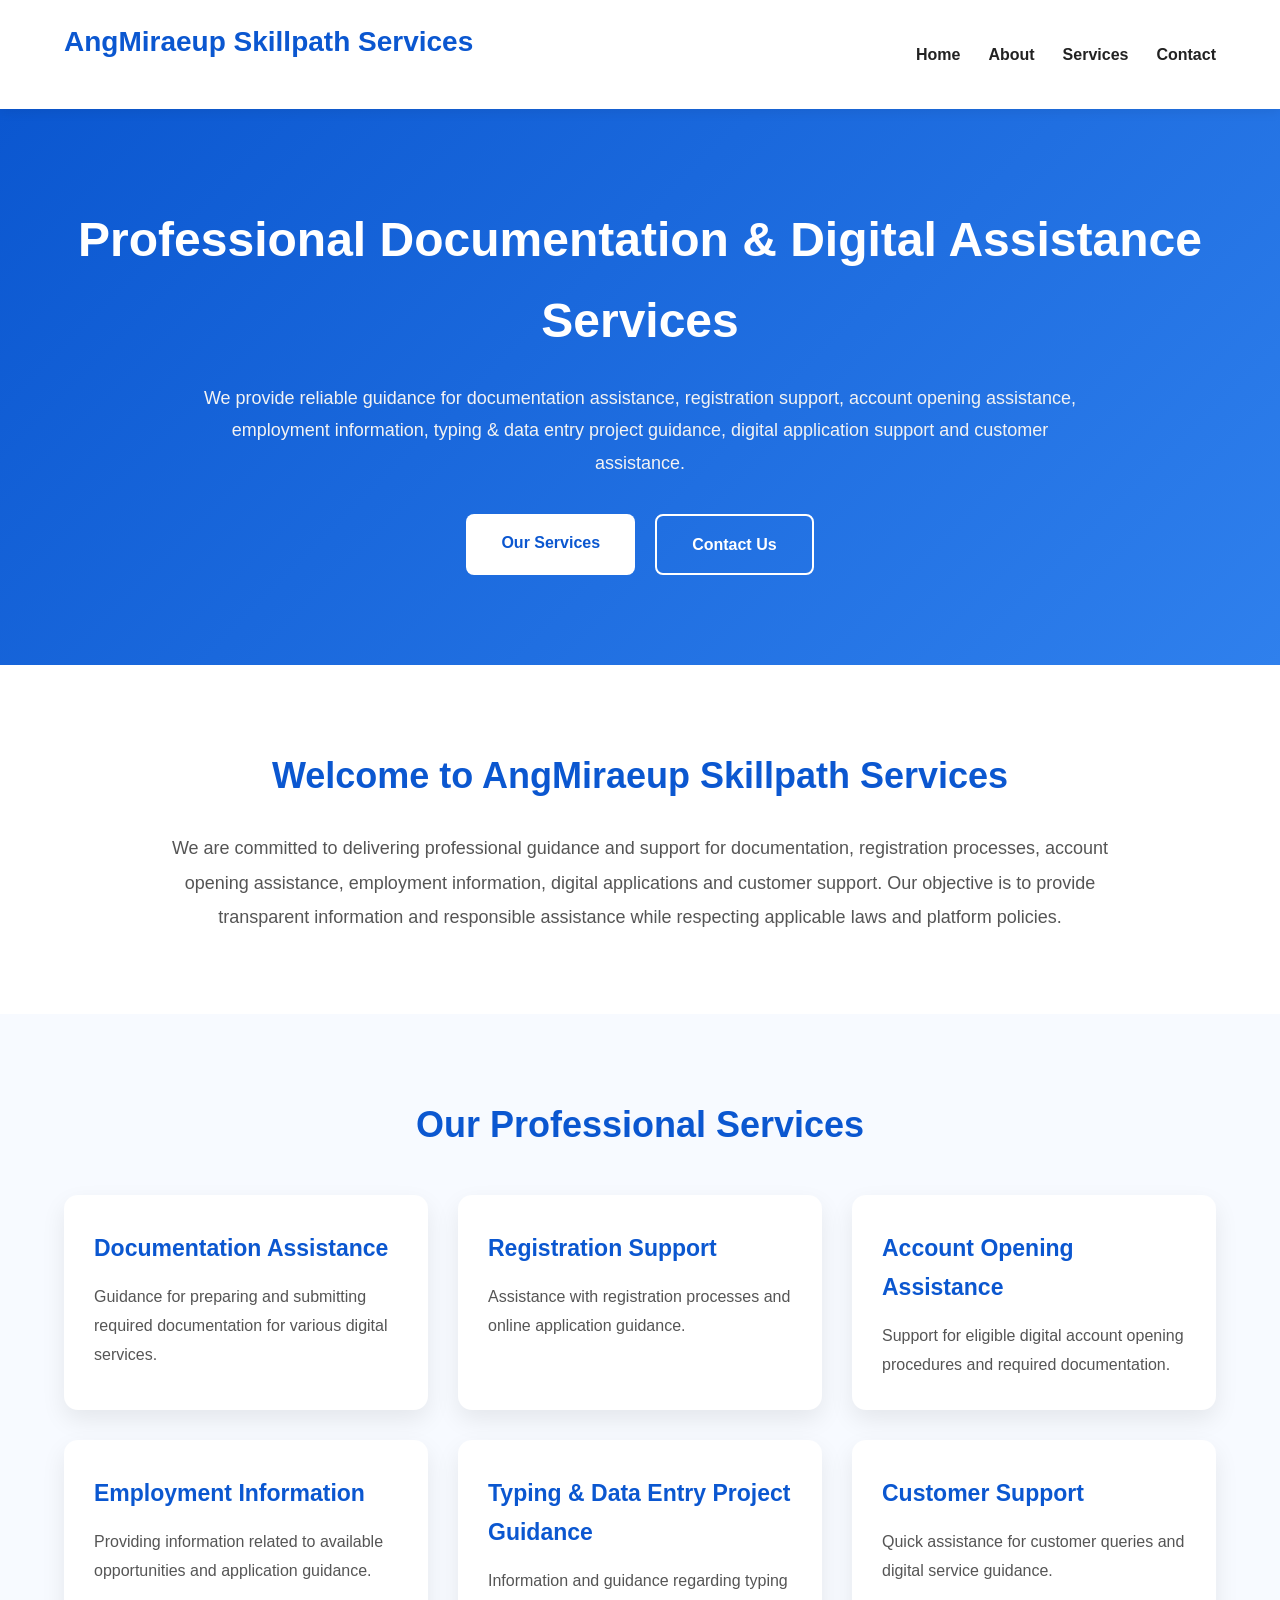
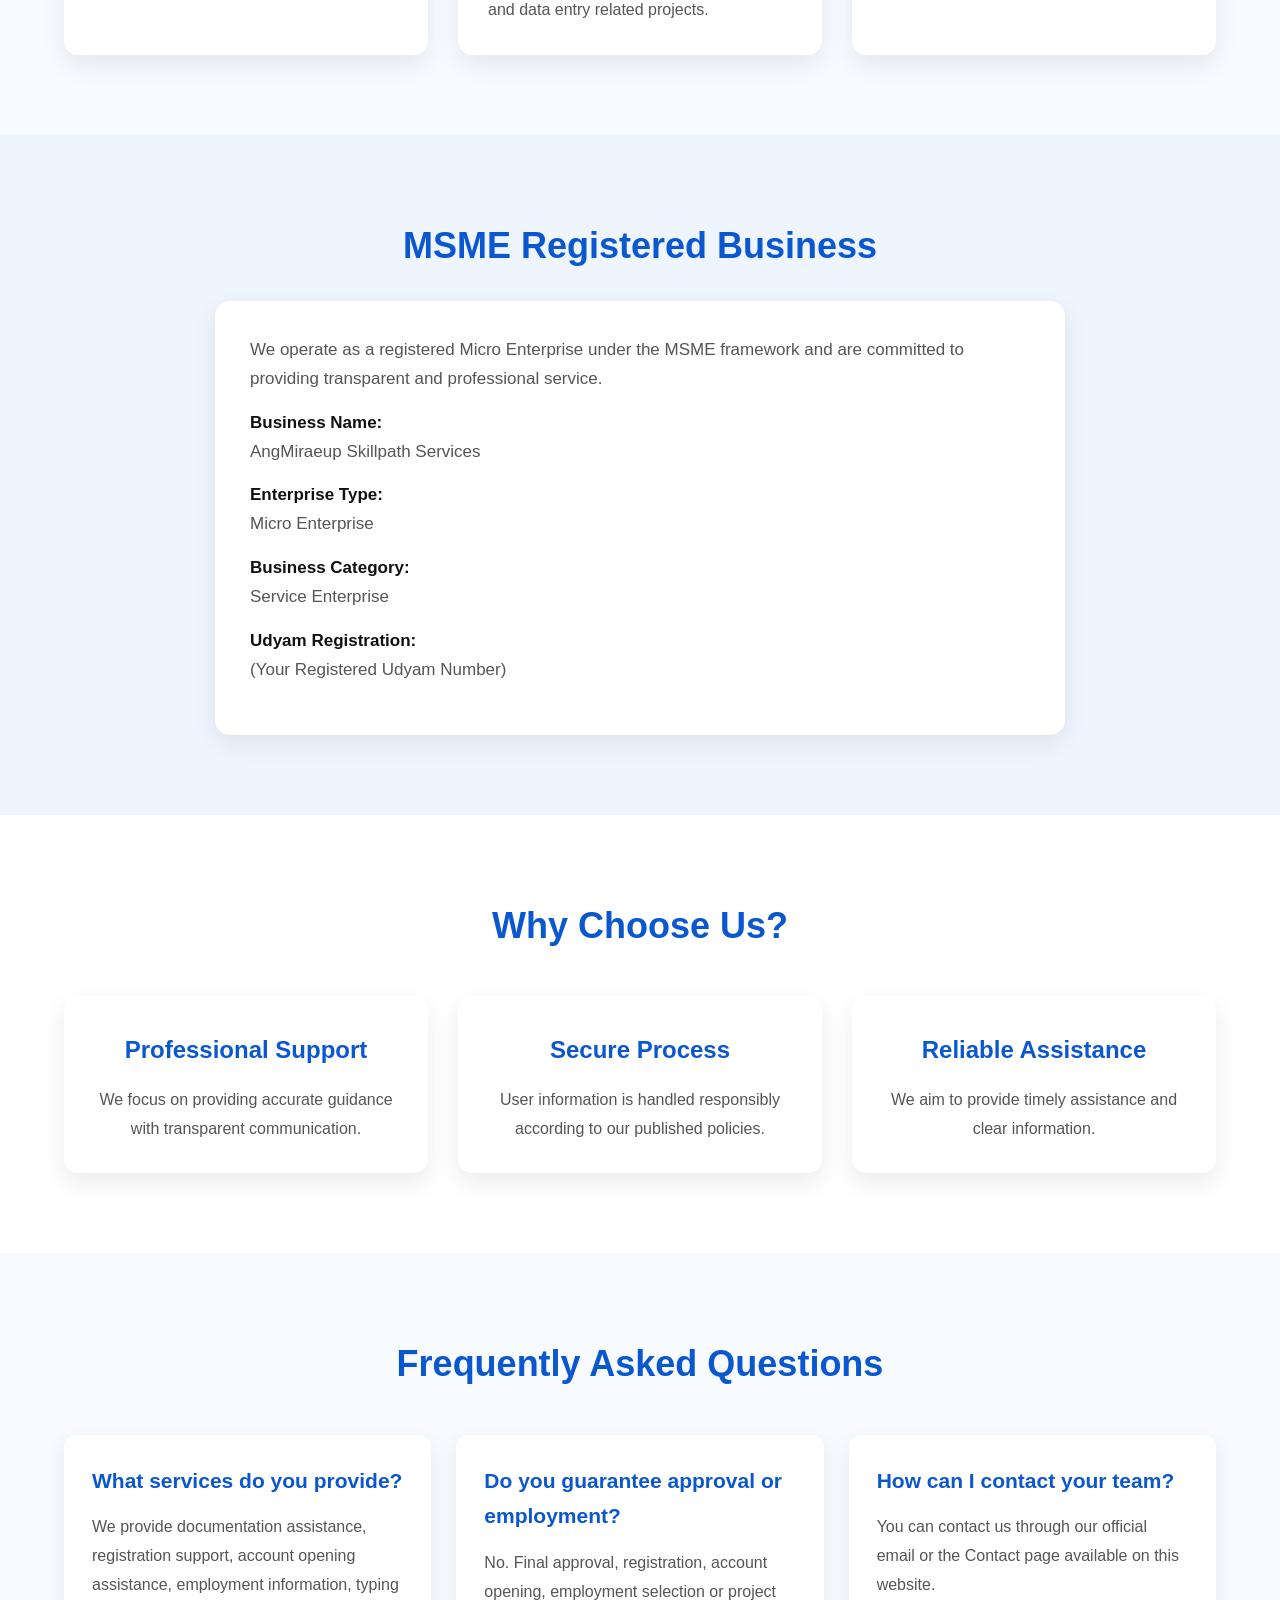
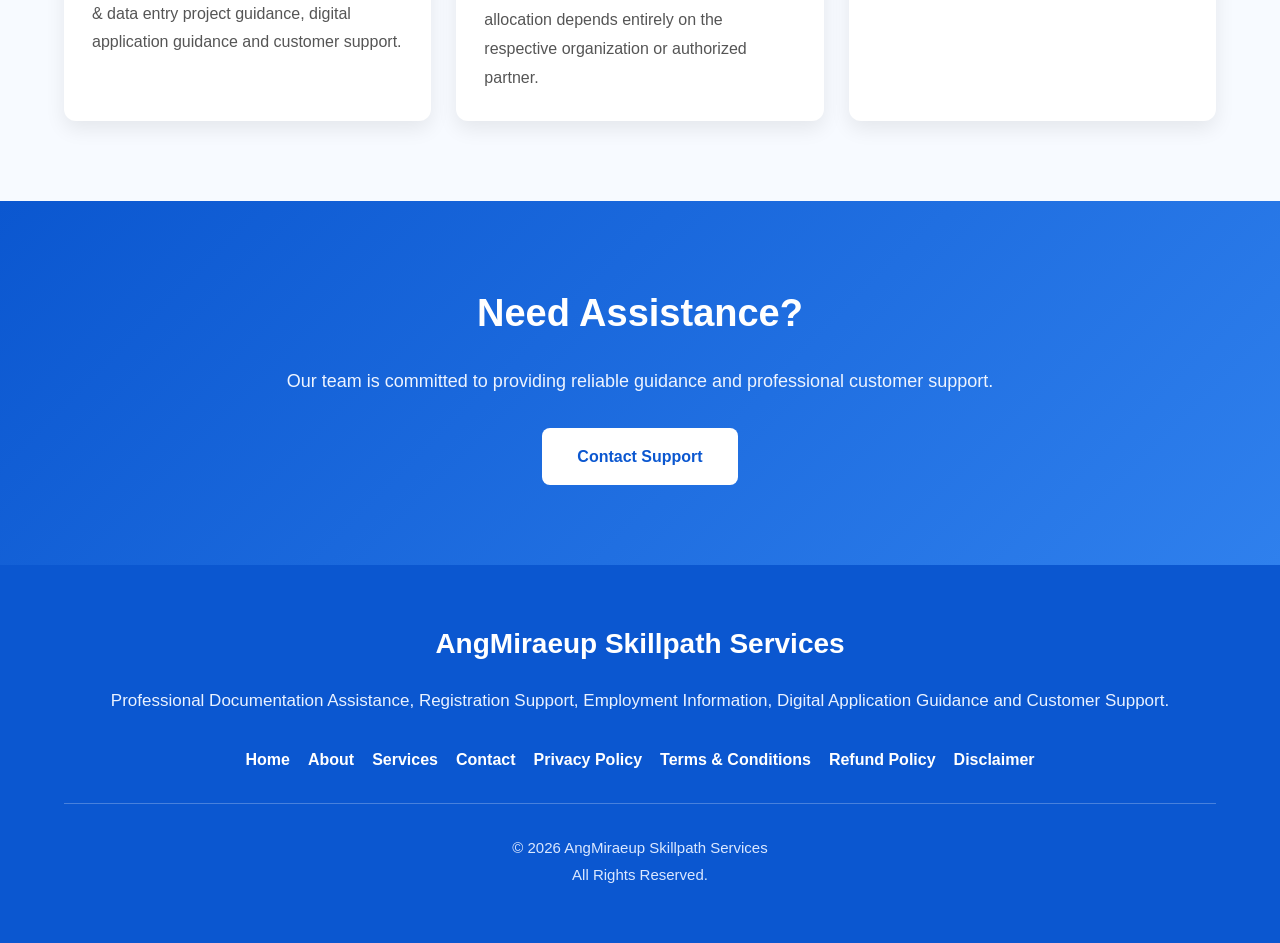
<file: index.html>
<!DOCTYPE html>
<html lang="en">
<head>
<meta charset="UTF-8">
<meta name="viewport" content="width=device-width, initial-scale=1.0">

<title>AngMiraeup Skillpath Services | Documentation & Digital Assistance</title>

<meta name="description" content="Professional Documentation Assistance, Registration Support, Employment Information, Account Opening Assistance and Digital Guidance Services.">

<meta name="keywords" content="Documentation Assistance, Registration Support, Employment Information, Digital Services">

<link rel="stylesheet" href="css/style.css">

</head>

<body>

<header>

<div class="container">
<div class="header-top">

<div class="logo">
<h2>AngMiraeup Skillpath Services</h2>
</div>



</div>

<nav id="navbar">

<ul>

<li><a href="index.html">Home</a></li>
<li><a href="about.html">About</a></li>
<li><a href="services.html">Services</a></li>
<li><a href="contact.html">Contact</a></li>

</ul>

</nav>

</div>

</header>

<section class="hero">

<div class="container">

<h1>Professional Documentation & Digital Assistance Services</h1>

<p>

We provide reliable guidance for documentation assistance,
registration support, account opening assistance,
employment information,
typing & data entry project guidance,
digital application support
and customer assistance.

</p>

<div class="hero-buttons">

<a href="services.html" class="btn">
Our Services
</a>

<a href="contact.html" class="btn btn-outline">
Contact Us
</a>

</div>

</div>

</section>

<section class="about">

<div class="container">

<h2>Welcome to AngMiraeup Skillpath Services</h2>

<p>

We are committed to delivering professional guidance and support for documentation, registration processes, account opening assistance, employment information, digital applications and customer support.

Our objective is to provide transparent information and responsible assistance while respecting applicable laws and platform policies.

</p>

</div>

</section><section class="services">

<div class="container">

<h2>Our Professional Services</h2>

<div class="service-grid">

<div class="service-card">

<h3>Documentation Assistance</h3>

<p>

Guidance for preparing and submitting required documentation for various digital services.

</p>

</div>

<div class="service-card">

<h3>Registration Support</h3>

<p>

Assistance with registration processes and online application guidance.

</p>

</div>

<div class="service-card">

<h3>Account Opening Assistance</h3>

<p>

Support for eligible digital account opening procedures and required documentation.

</p>

</div>

<div class="service-card">

<h3>Employment Information</h3>

<p>

Providing information related to available opportunities and application guidance.

</p>

</div>

<div class="service-card">

<h3>Typing & Data Entry Project Guidance</h3>

<p>

Information and guidance regarding typing and data entry related projects.

</p>

</div>

<div class="service-card">

<h3>Customer Support</h3>

<p>

Quick assistance for customer queries and digital service guidance.

</p>

</div>

</div>

</div>

</section>

<section class="msme-section">

<div class="container">

<h2>MSME Registered Business</h2>

<div class="msme-card">

<p>

We operate as a registered Micro Enterprise under the MSME framework and are committed to providing transparent and professional service.

</p>

<p>

<strong>Business Name:</strong><br>

AngMiraeup Skillpath Services

</p>

<p>

<strong>Enterprise Type:</strong><br>

Micro Enterprise

</p>

<p>

<strong>Business Category:</strong><br>

Service Enterprise

</p>

<p>

<strong>Udyam Registration:</strong><br>

(Your Registered Udyam Number)

</p>

</div>

</div>

</section>

<section class="why-us">

<div class="container">

<h2>Why Choose Us?</h2>

<div class="service-grid">

<div class="service-card">

<h3>Professional Support</h3>

<p>

We focus on providing accurate guidance with transparent communication.

</p>

</div>

<div class="service-card">

<h3>Secure Process</h3>

<p>

User information is handled responsibly according to our published policies.

</p>

</div>

<div class="service-card">

<h3>Reliable Assistance</h3>

<p>

We aim to provide timely assistance and clear information.

</p>

</div>

</div>

</div>

</section><section class="faq">

<div class="container">

<h2>Frequently Asked Questions</h2>

<div class="faq-grid">

<div class="faq-item">

<h3>What services do you provide?</h3>

<p>

We provide documentation assistance, registration support,
account opening assistance,
employment information,
typing & data entry project guidance,
digital application guidance and customer support.

</p>

</div>

<div class="faq-item">

<h3>Do you guarantee approval or employment?</h3>

<p>

No. Final approval, registration, account opening,
employment selection or project allocation depends entirely
on the respective organization or authorized partner.

</p>

</div>

<div class="faq-item">

<h3>How can I contact your team?</h3>

<p>

You can contact us through our official email
or the Contact page available on this website.

</p>

</div>

</div>

</div>

</section>

<section class="contact-banner">

<div class="container">

<h2>Need Assistance?</h2>

<p>

Our team is committed to providing reliable guidance
and professional customer support.

</p>

<a href="contact.html" class="btn">

Contact Support

</a>

</div>

</section>

<footer>

<div class="container">

<h3>AngMiraeup Skillpath Services</h3>

<p>

Professional Documentation Assistance,
Registration Support,
Employment Information,
Digital Application Guidance
and Customer Support.

</p>

<div class="footer-links">

<a href="index.html">Home</a>

<a href="about.html">About</a>

<a href="services.html">Services</a>

<a href="contact.html">Contact</a>

<a href="privacy-policy.html">Privacy Policy</a>

<a href="terms-and-conditions.html">Terms & Conditions</a>

<a href="refund-policy.html">Refund Policy</a>

<a href="disclaimer.html">Disclaimer</a>

</div>

<hr>

<p>

© 2026 AngMiraeup Skillpath Services

<br>

All Rights Reserved.

</p>

</div>

</footer>

</body>

</html>
</file>
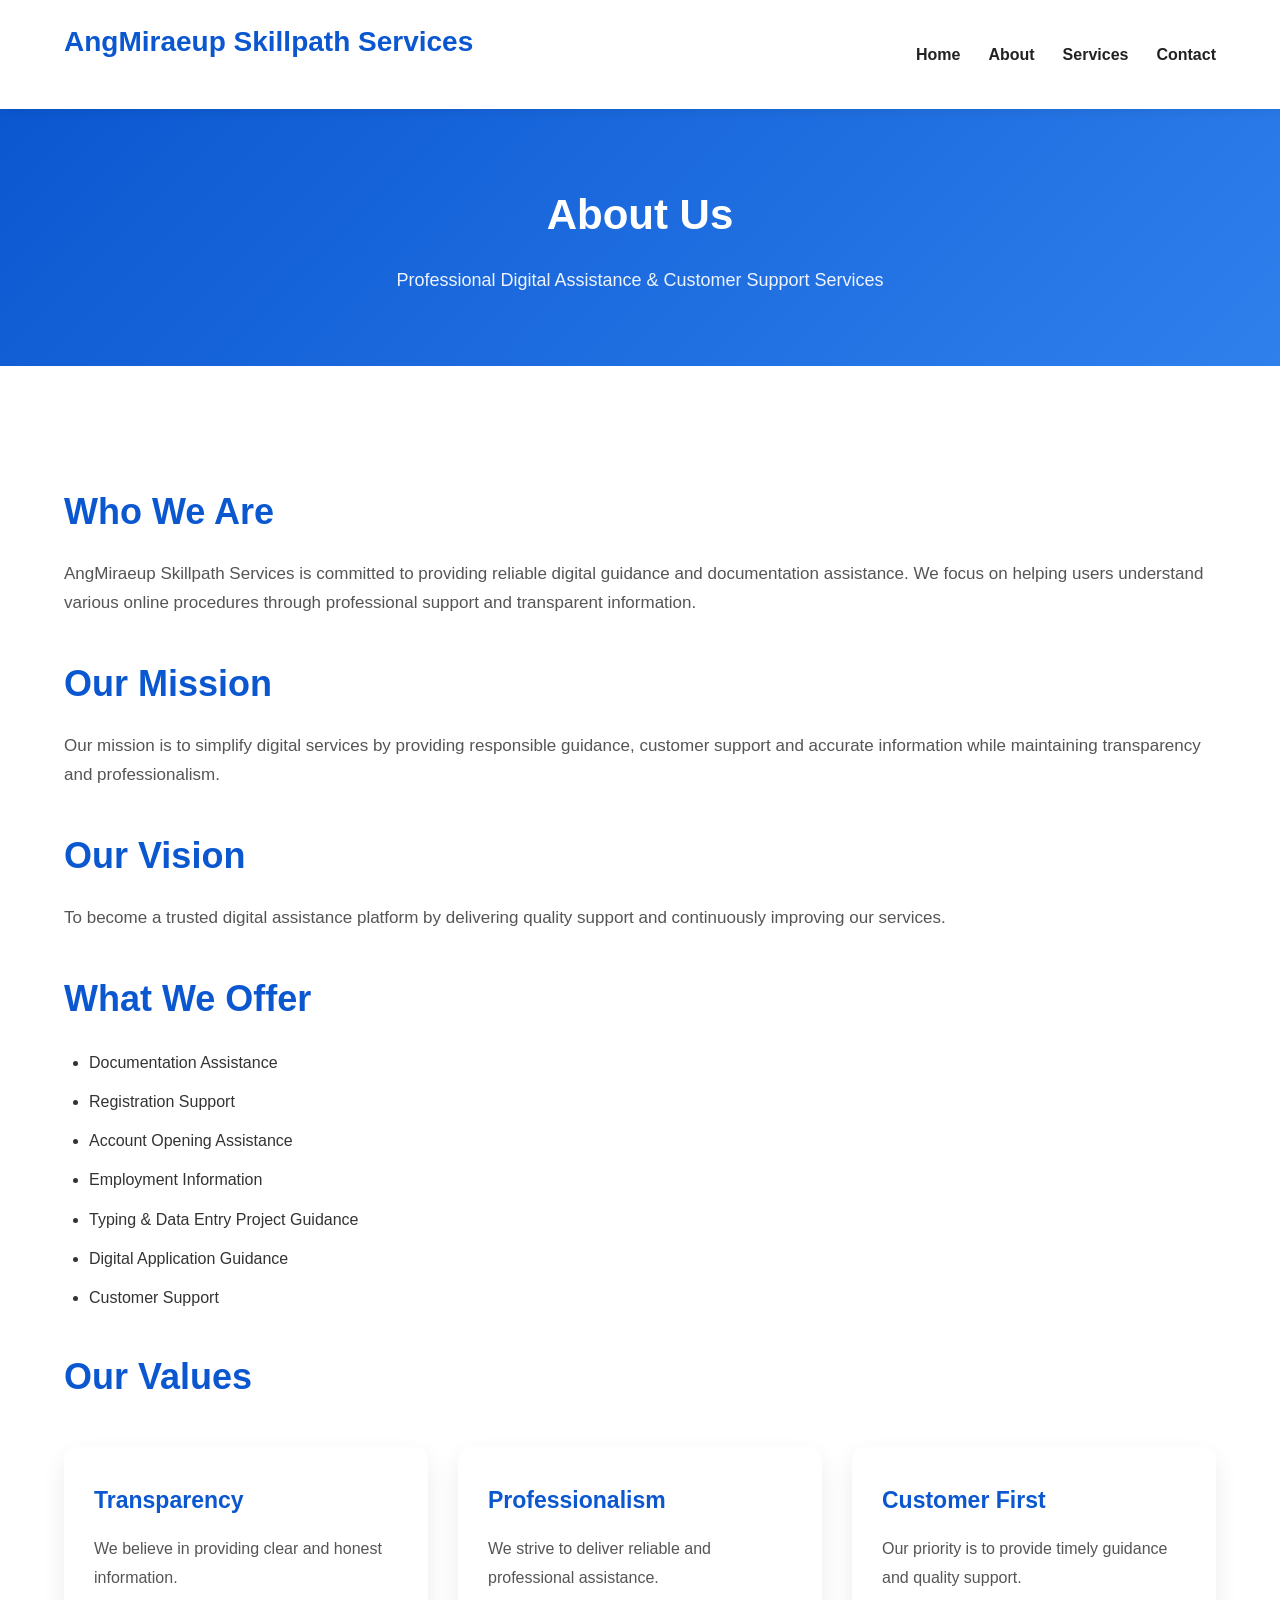
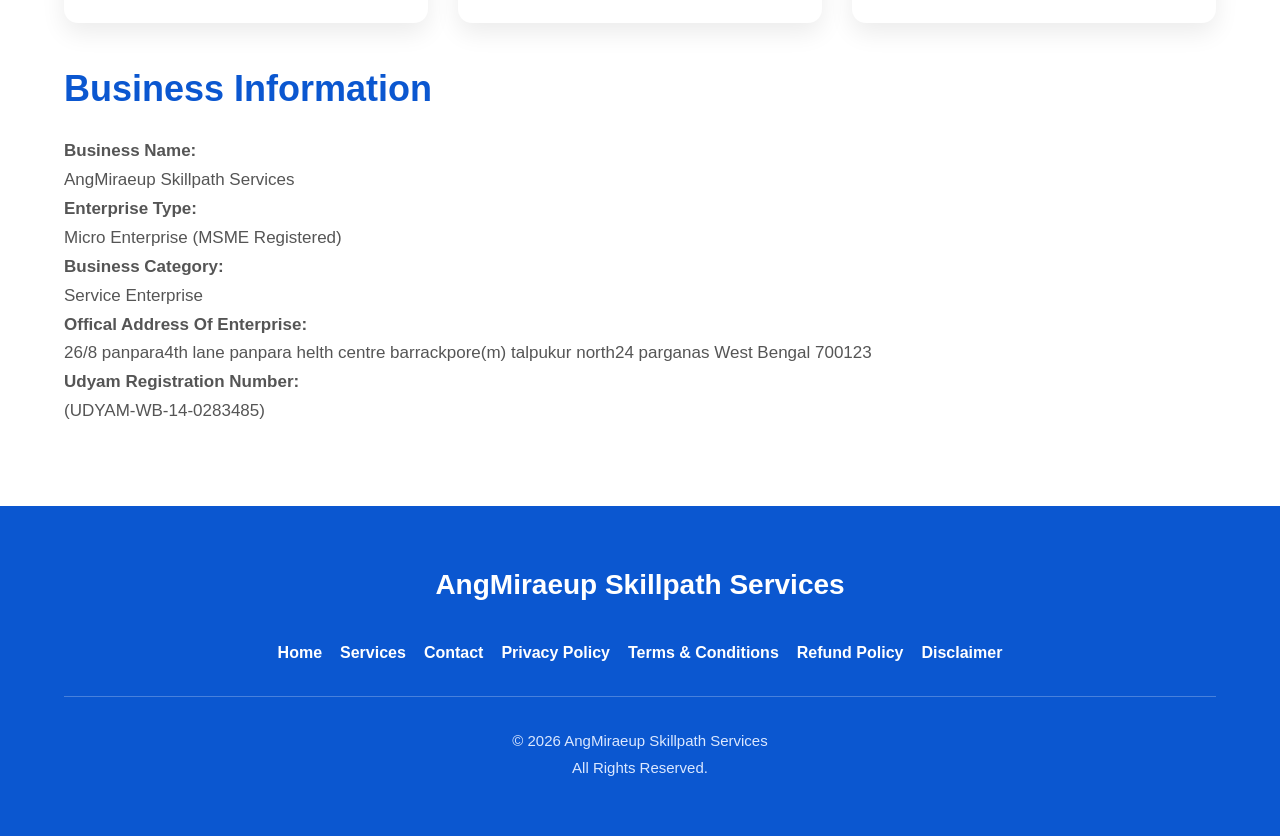
<file: about.html>
<!DOCTYPE html>
<html lang="en">

<head>

<meta charset="UTF-8">

<meta name="viewport" content="width=device-width, initial-scale=1.0">

<title>About Us | AngMiraeup Skillpath Services</title>

<meta name="description" content="Learn more about AngMiraeup Skillpath Services and our professional digital assistance services.">

<link rel="stylesheet" href="css/style.css">

</head>

<body>

<header>

<div class="container">

<div class="logo">

<h2>AngMiraeup Skillpath Services</h2>

</div>

<nav>

<ul>

<li><a href="index.html">Home</a></li>

<li><a href="about.html">About</a></li>

<li><a href="services.html">Services</a></li>

<li><a href="contact.html">Contact</a></li>

</ul>

</nav>

</div>

</header>

<section class="page-header">

<div class="container">

<h1>About Us</h1>

<p>

Professional Digital Assistance & Customer Support Services

</p>

</div>

</section>

<section class="about-page">

<div class="container">

<h2>Who We Are</h2>

<p>

AngMiraeup Skillpath Services is committed to providing reliable digital guidance and documentation assistance. We focus on helping users understand various online procedures through professional support and transparent information.

</p>

<h2>Our Mission</h2>

<p>

Our mission is to simplify digital services by providing responsible guidance, customer support and accurate information while maintaining transparency and professionalism.

</p>

<h2>Our Vision</h2>

<p>

To become a trusted digital assistance platform by delivering quality support and continuously improving our services.

</p>

<h2>What We Offer</h2>

<ul>

<li>Documentation Assistance</li>

<li>Registration Support</li>

<li>Account Opening Assistance</li>

<li>Employment Information</li>

<li>Typing & Data Entry Project Guidance</li>

<li>Digital Application Guidance</li>

<li>Customer Support</li>

</ul>

<h2>Our Values</h2>

<div class="service-grid">

<div class="service-card">

<h3>Transparency</h3>

<p>

We believe in providing clear and honest information.

</p>

</div>

<div class="service-card">

<h3>Professionalism</h3>

<p>

We strive to deliver reliable and professional assistance.

</p>

</div>

<div class="service-card">

<h3>Customer First</h3>

<p>

Our priority is to provide timely guidance and quality support.

</p>

</div>

</div>

<h2>Business Information</h2>

<p>

<strong>Business Name:</strong><br>

AngMiraeup Skillpath Services

</p>

<p>

<strong>Enterprise Type:</strong><br>

Micro Enterprise (MSME Registered)

</p>

<p>

<strong>Business Category:</strong><br>

Service Enterprise

</p>
  <p>

<strong>Offical Address Of Enterprise:</strong><br>

26/8 panpara4th lane panpara helth centre barrackpore(m) talpukur north24 parganas West Bengal 700123

</p>

<p>

<strong>Udyam Registration Number:</strong><br>

(UDYAM-WB-14-0283485)

</p>

</div>

</section>

<footer>

<div class="container">

<h3>AngMiraeup Skillpath Services</h3>

<div class="footer-links">

<a href="index.html">Home</a>

<a href="services.html">Services</a>

<a href="contact.html">Contact</a>

<a href="privacy-policy.html">Privacy Policy</a>

<a href="terms-and-conditions.html">Terms & Conditions</a>

<a href="refund-policy.html">Refund Policy</a>

<a href="disclaimer.html">Disclaimer</a>

</div>

<hr>

<p>

© 2026 AngMiraeup Skillpath Services

<br>

All Rights Reserved.

</p>

</div>

</footer>

</body>

</html>
</file>
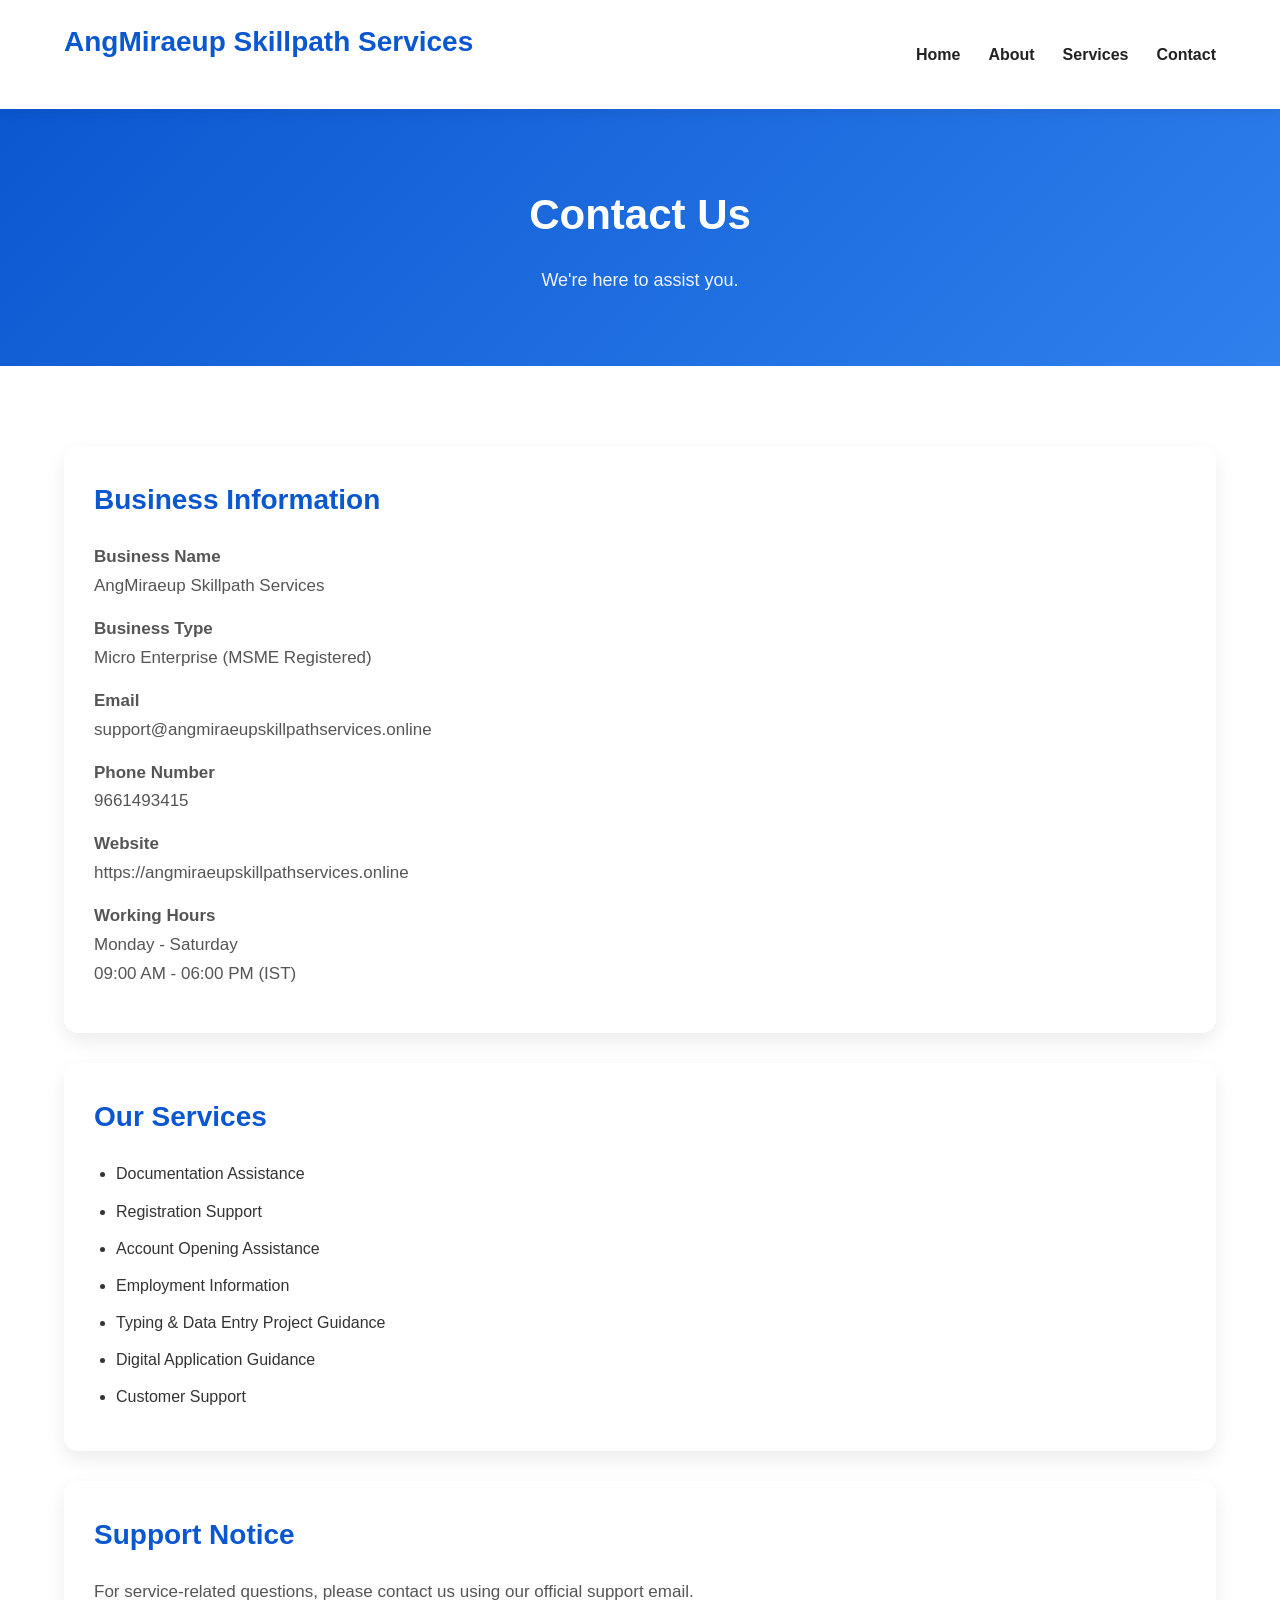
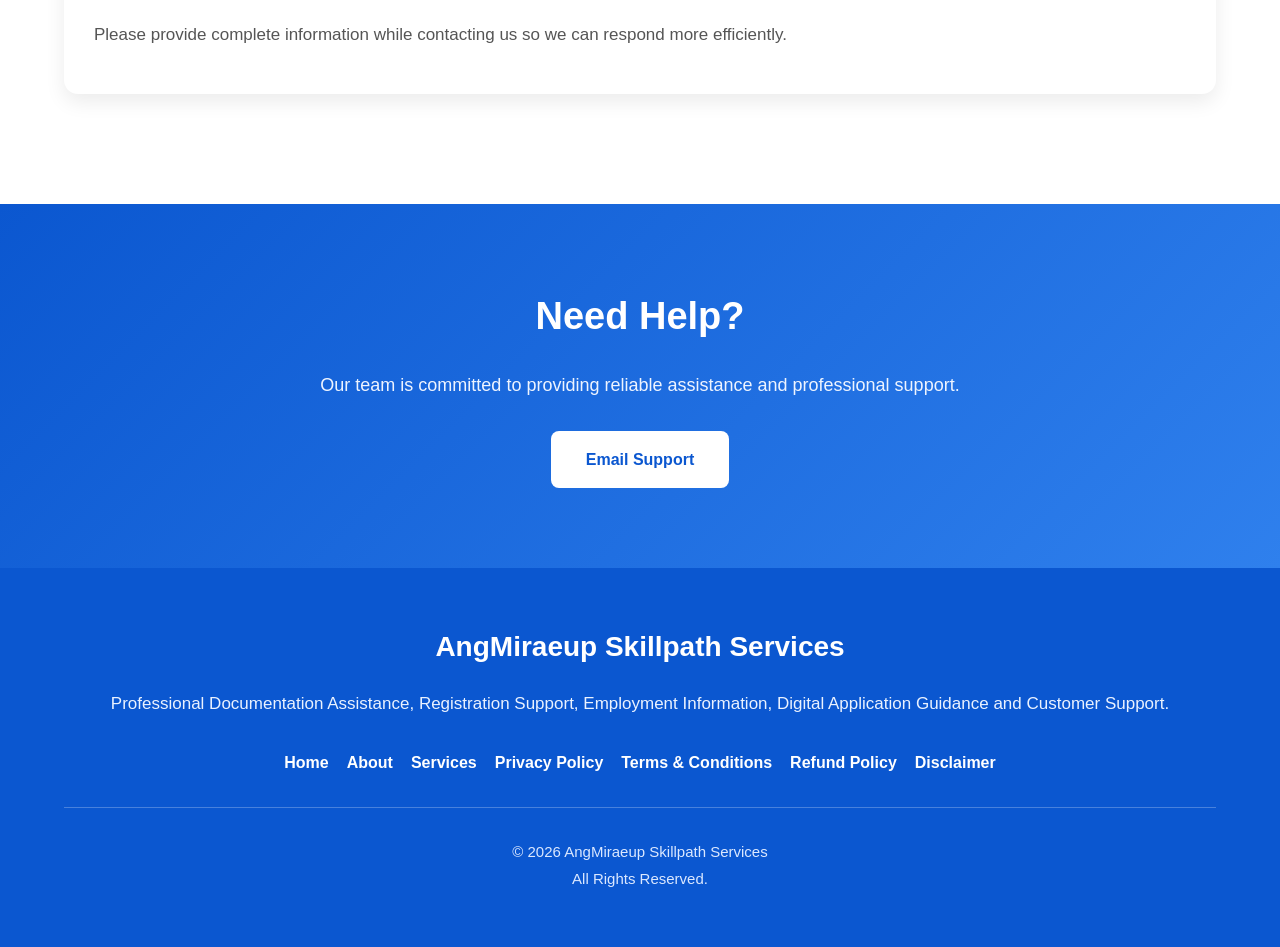
<file: contact.html>
<!DOCTYPE html>
<html lang="en">

<head>

<meta charset="UTF-8">
<meta name="viewport" content="width=device-width, initial-scale=1.0">

<title>Contact Us | AngMiraeup Skillpath Services</title>

<meta name="description" content="Contact AngMiraeup Skillpath Services for professional digital assistance and customer support.">

<link rel="stylesheet" href="css/style.css">

</head>

<body>

<header>

<div class="container">

<div class="logo">

<h2>AngMiraeup Skillpath Services</h2>

</div>

<nav>

<ul>

<li><a href="index.html">Home</a></li>

<li><a href="about.html">About</a></li>

<li><a href="services.html">Services</a></li>

<li><a href="contact.html">Contact</a></li>

</ul>

</nav>

</div>

</header>

<section class="page-header">

<div class="container">

<h1>Contact Us</h1>

<p>

We're here to assist you.

</p>

</div>

</section>

<section class="contact-page">

<div class="container">

<div class="contact-card">

<h2>Business Information</h2>

<p>

<strong>Business Name</strong><br>

AngMiraeup Skillpath Services

</p>

<p>

<strong>Business Type</strong><br>

Micro Enterprise (MSME Registered)

</p>

<p>

<strong>Email</strong><br>

support@angmiraeupskillpathservices.online

</p>
  <p>

<strong>Phone Number</strong><br>

9661493415
</p>


<p>

<strong>Website</strong><br>

https://angmiraeupskillpathservices.online

</p>

<p>

<strong>Working Hours</strong><br>

Monday - Saturday<br>

09:00 AM - 06:00 PM (IST)

</p>

</div>

<div class="contact-card">

<h2>Our Services</h2>

<ul>

<li>Documentation Assistance</li>

<li>Registration Support</li>

<li>Account Opening Assistance</li>

<li>Employment Information</li>

<li>Typing & Data Entry Project Guidance</li>

<li>Digital Application Guidance</li>

<li>Customer Support</li>

</ul>

</div>

<div class="contact-card">

<h2>Support Notice</h2>

<p>

For service-related questions, please contact us using our official support email.

</p>

<p>

Please provide complete information while contacting us so we can respond more efficiently.

</p>

</div>

</div>

</section>

<section class="contact-banner">

<div class="container">

<h2>Need Help?</h2>

<p>

Our team is committed to providing reliable assistance and professional support.

</p>

<a href="mailto:support@angmiraeupskillpathservices.online" class="btn">

Email Support

</a>

</div>

</section>

<footer>

<div class="container">

<h3>AngMiraeup Skillpath Services</h3>

<p>

Professional Documentation Assistance,
Registration Support,
Employment Information,
Digital Application Guidance
and Customer Support.

</p>

<div class="footer-links">

<a href="index.html">Home</a>

<a href="about.html">About</a>

<a href="services.html">Services</a>

<a href="privacy-policy.html">Privacy Policy</a>

<a href="terms-and-conditions.html">Terms & Conditions</a>

<a href="refund-policy.html">Refund Policy</a>

<a href="disclaimer.html">Disclaimer</a>

</div>

<hr>

<p>

© 2026 AngMiraeup Skillpath Services

<br>

All Rights Reserved.

</p>

</div>

</footer>

</body>

</html>
</file>
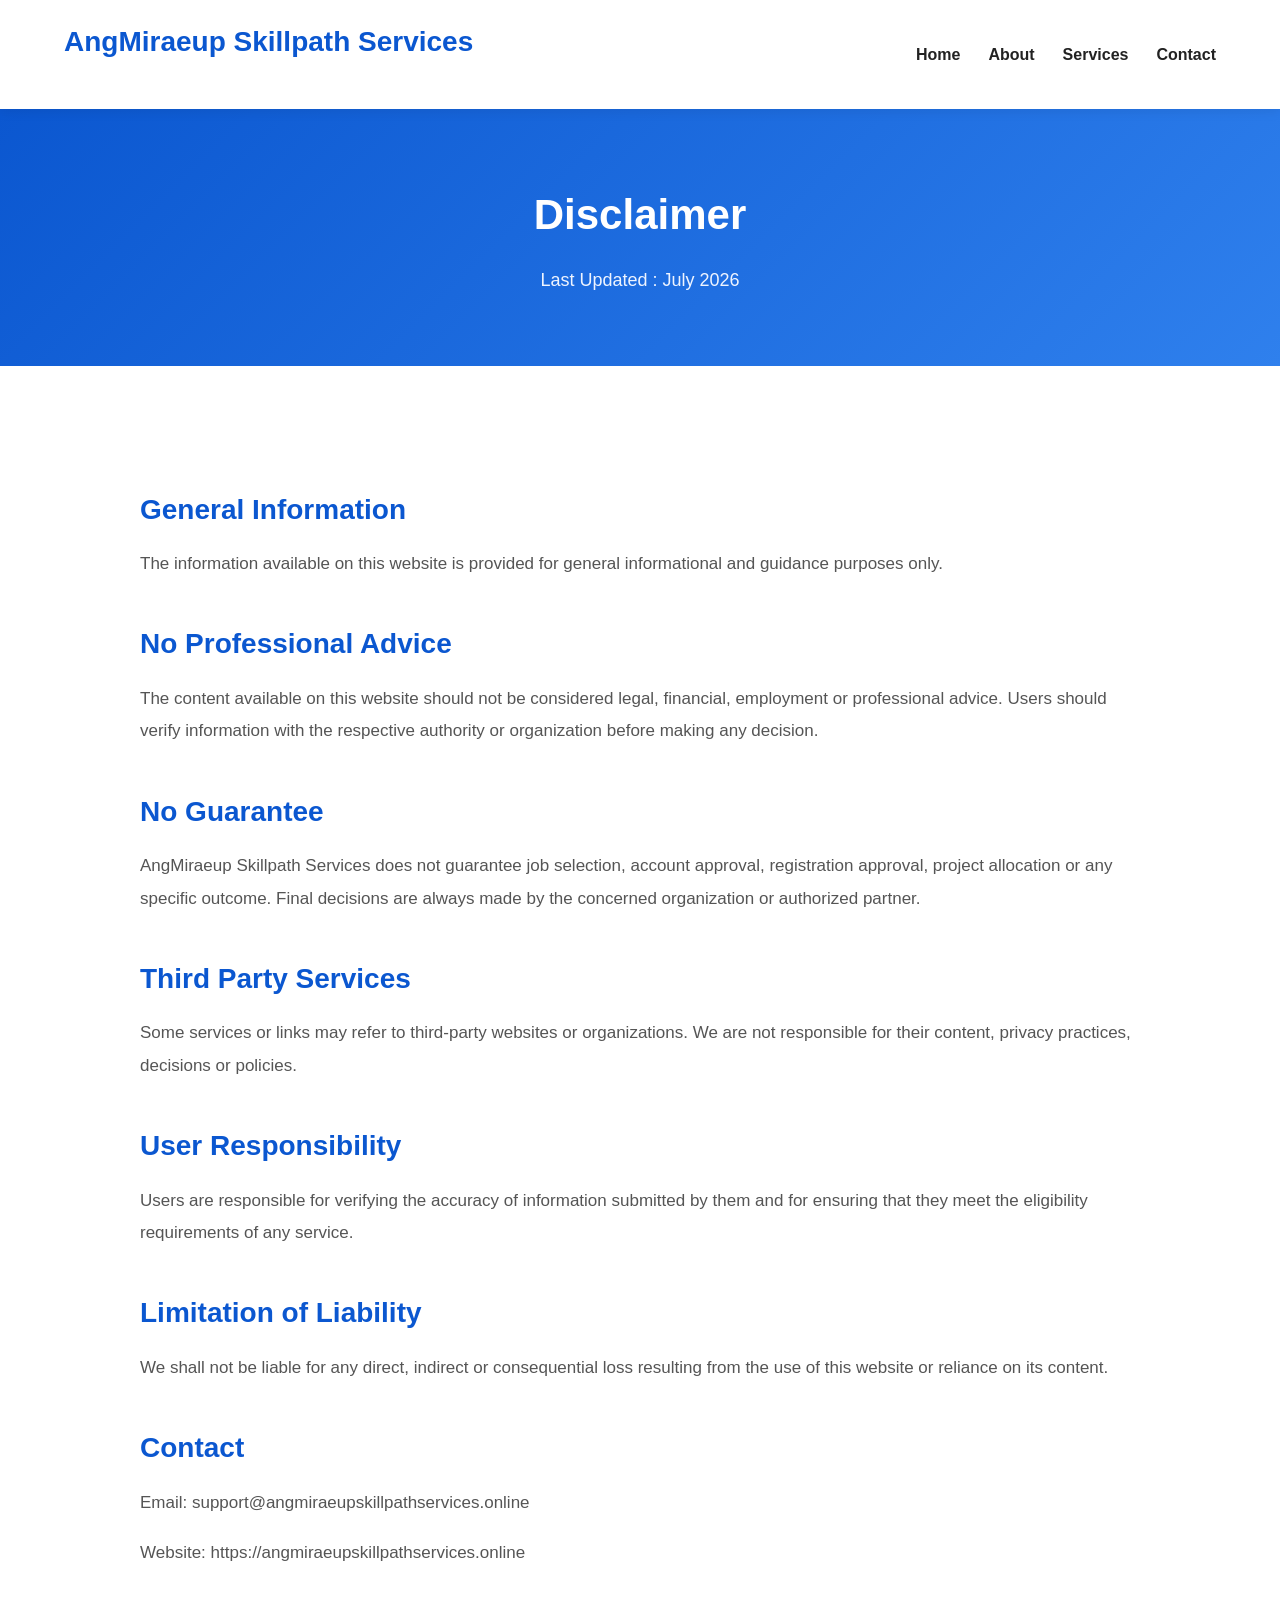
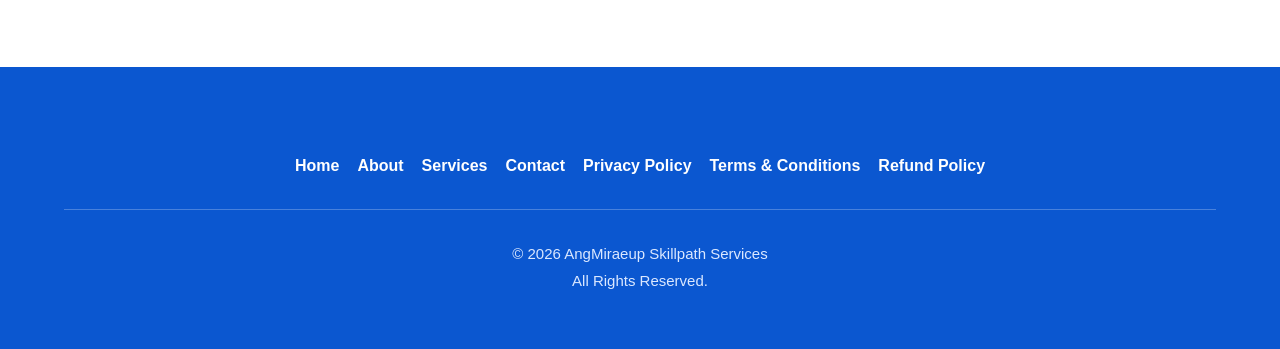
<file: disclaimer.html>
<!DOCTYPE html>
<html lang="en">

<head>

<meta charset="UTF-8">

<meta name="viewport" content="width=device-width, initial-scale=1.0">

<title>Disclaimer | AngMiraeup Skillpath Services</title>

<meta name="description" content="Disclaimer of AngMiraeup Skillpath Services.">

<link rel="stylesheet" href="css/style.css">

</head>

<body>

<header>

<div class="container">

<div class="logo">

<h2>AngMiraeup Skillpath Services</h2>

</div>

<nav>

<ul>

<li><a href="index.html">Home</a></li>

<li><a href="about.html">About</a></li>

<li><a href="services.html">Services</a></li>

<li><a href="contact.html">Contact</a></li>

</ul>

</nav>

</div>

</header>

<section class="page-header">

<div class="container">

<h1>Disclaimer</h1>

<p>

Last Updated : July 2026

</p>

</div>

</section>

<section class="policy-page">

<div class="container">

<h2>General Information</h2>

<p>

The information available on this website is provided for general informational and guidance purposes only.

</p>

<h2>No Professional Advice</h2>

<p>

The content available on this website should not be considered legal, financial, employment or professional advice.

Users should verify information with the respective authority or organization before making any decision.

</p>

<h2>No Guarantee</h2>

<p>

AngMiraeup Skillpath Services does not guarantee job selection, account approval, registration approval, project allocation or any specific outcome.

Final decisions are always made by the concerned organization or authorized partner.

</p>

<h2>Third Party Services</h2>

<p>

Some services or links may refer to third-party websites or organizations.

We are not responsible for their content, privacy practices, decisions or policies.

</p>

<h2>User Responsibility</h2>

<p>

Users are responsible for verifying the accuracy of information submitted by them and for ensuring that they meet the eligibility requirements of any service.

</p>

<h2>Limitation of Liability</h2>

<p>

We shall not be liable for any direct, indirect or consequential loss resulting from the use of this website or reliance on its content.

</p>

<h2>Contact</h2>

<p>

Email:

support@angmiraeupskillpathservices.online

</p>

<p>

Website:

https://angmiraeupskillpathservices.online

</p>

</div>

</section>

<footer>

<div class="container">

<div class="footer-links">

<a href="index.html">Home</a>

<a href="about.html">About</a>

<a href="services.html">Services</a>

<a href="contact.html">Contact</a>

<a href="privacy-policy.html">Privacy Policy</a>

<a href="terms-and-conditions.html">Terms & Conditions</a>

<a href="refund-policy.html">Refund Policy</a>

</div>

<hr>

<p>

© 2026 AngMiraeup Skillpath Services

<br>

All Rights Reserved.

</p>

</div>

</footer>

</body>

</html>
</file>
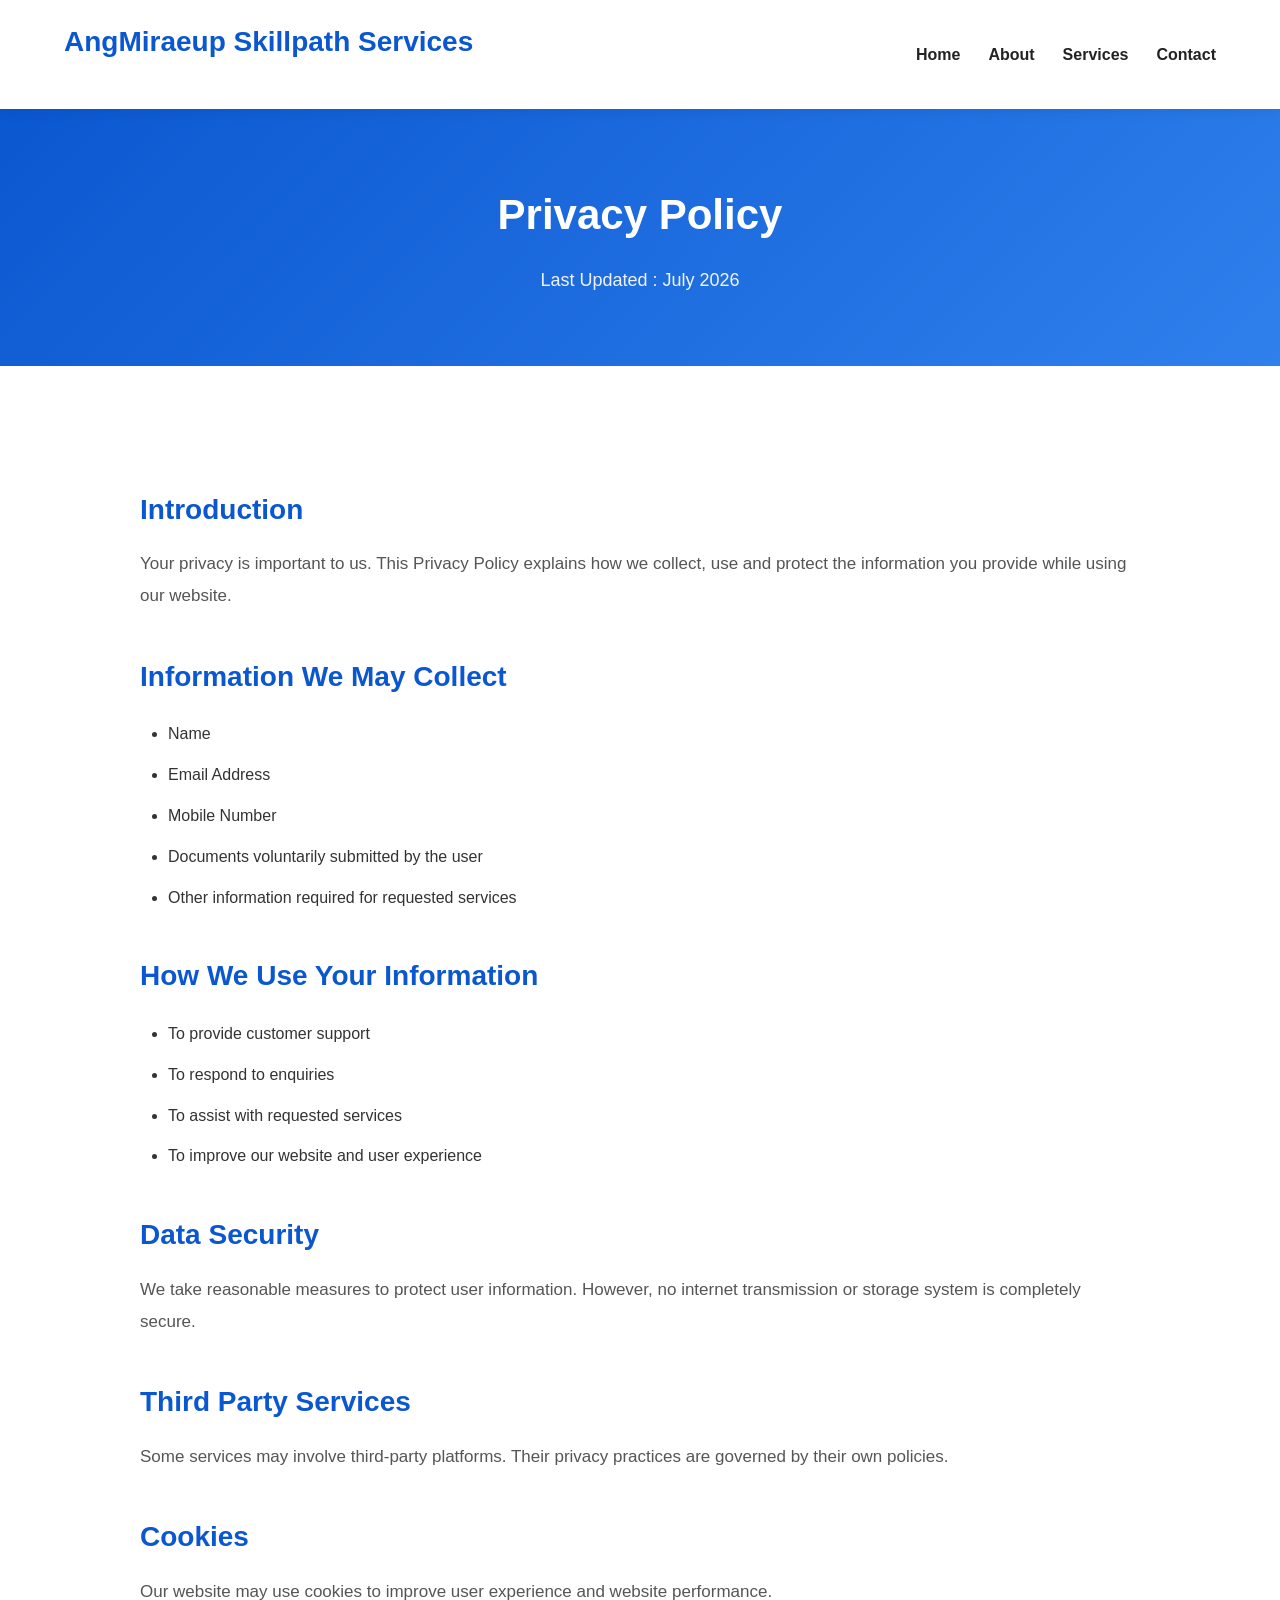
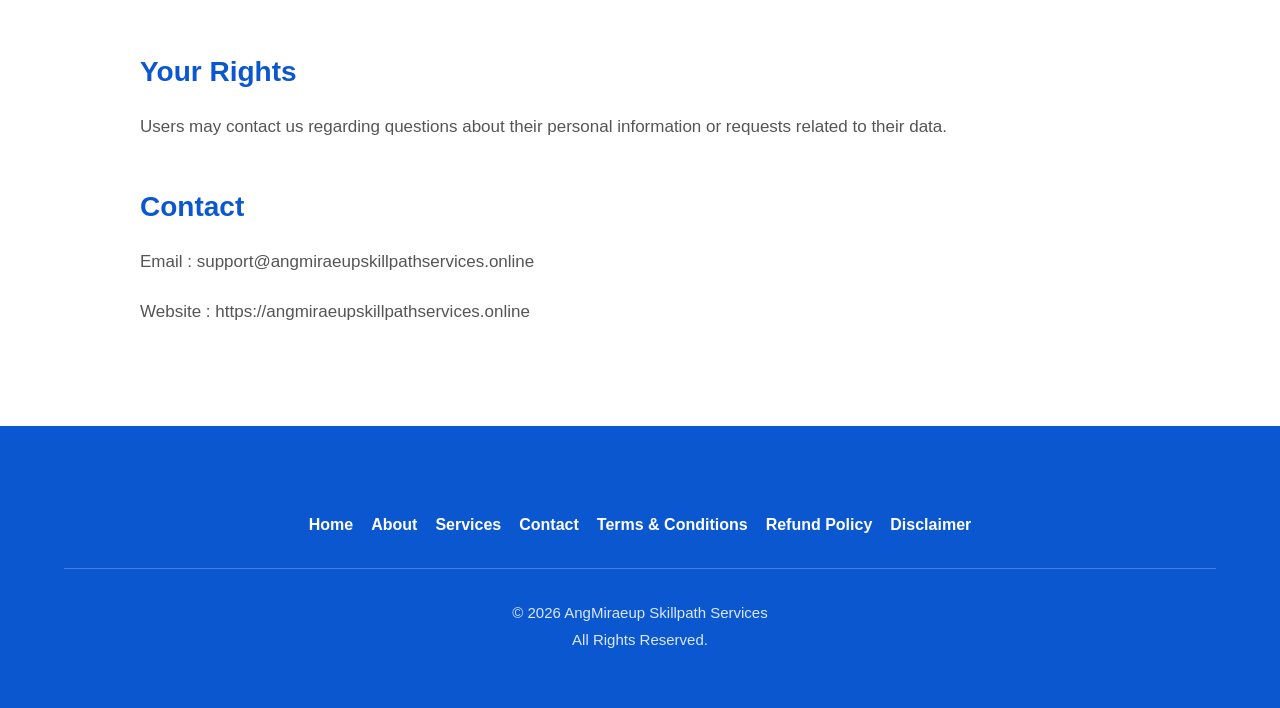
<file: privacy-policy.html>
<!DOCTYPE html>
<html lang="en">

<head>

<meta charset="UTF-8">
<meta name="viewport" content="width=device-width, initial-scale=1.0">

<title>Privacy Policy | AngMiraeup Skillpath Services</title>

<meta name="description" content="Privacy Policy of AngMiraeup Skillpath Services.">

<link rel="stylesheet" href="css/style.css">

</head>

<body>

<header>

<div class="container">

<div class="logo">

<h2>AngMiraeup Skillpath Services</h2>

</div>

<nav>

<ul>

<li><a href="index.html">Home</a></li>
<li><a href="about.html">About</a></li>
<li><a href="services.html">Services</a></li>
<li><a href="contact.html">Contact</a></li>

</ul>

</nav>

</div>

</header>

<section class="page-header">

<div class="container">

<h1>Privacy Policy</h1>

<p>Last Updated : July 2026</p>

</div>

</section>

<section class="policy-page">

<div class="container">

<h2>Introduction</h2>

<p>

Your privacy is important to us. This Privacy Policy explains how we collect, use and protect the information you provide while using our website.

</p>

<h2>Information We May Collect</h2>

<ul>

<li>Name</li>

<li>Email Address</li>

<li>Mobile Number</li>

<li>Documents voluntarily submitted by the user</li>

<li>Other information required for requested services</li>

</ul>

<h2>How We Use Your Information</h2>

<ul>

<li>To provide customer support</li>

<li>To respond to enquiries</li>

<li>To assist with requested services</li>

<li>To improve our website and user experience</li>

</ul>

<h2>Data Security</h2>

<p>

We take reasonable measures to protect user information. However, no internet transmission or storage system is completely secure.

</p>

<h2>Third Party Services</h2>

<p>

Some services may involve third-party platforms. Their privacy practices are governed by their own policies.

</p>

<h2>Cookies</h2>

<p>

Our website may use cookies to improve user experience and website performance.

</p>

<h2>Your Rights</h2>

<p>

Users may contact us regarding questions about their personal information or requests related to their data.

</p>

<h2>Contact</h2>

<p>

Email : support@angmiraeupskillpathservices.online

</p>

<p>

Website : https://angmiraeupskillpathservices.online

</p>

</div>

</section>

<footer>

<div class="container">

<div class="footer-links">

<a href="index.html">Home</a>

<a href="about.html">About</a>

<a href="services.html">Services</a>

<a href="contact.html">Contact</a>

<a href="terms-and-conditions.html">Terms & Conditions</a>

<a href="refund-policy.html">Refund Policy</a>

<a href="disclaimer.html">Disclaimer</a>

</div>

<hr>

<p>

© 2026 AngMiraeup Skillpath Services

<br>

All Rights Reserved.

</p>

</div>

</footer>

</body>

</html>
</file>
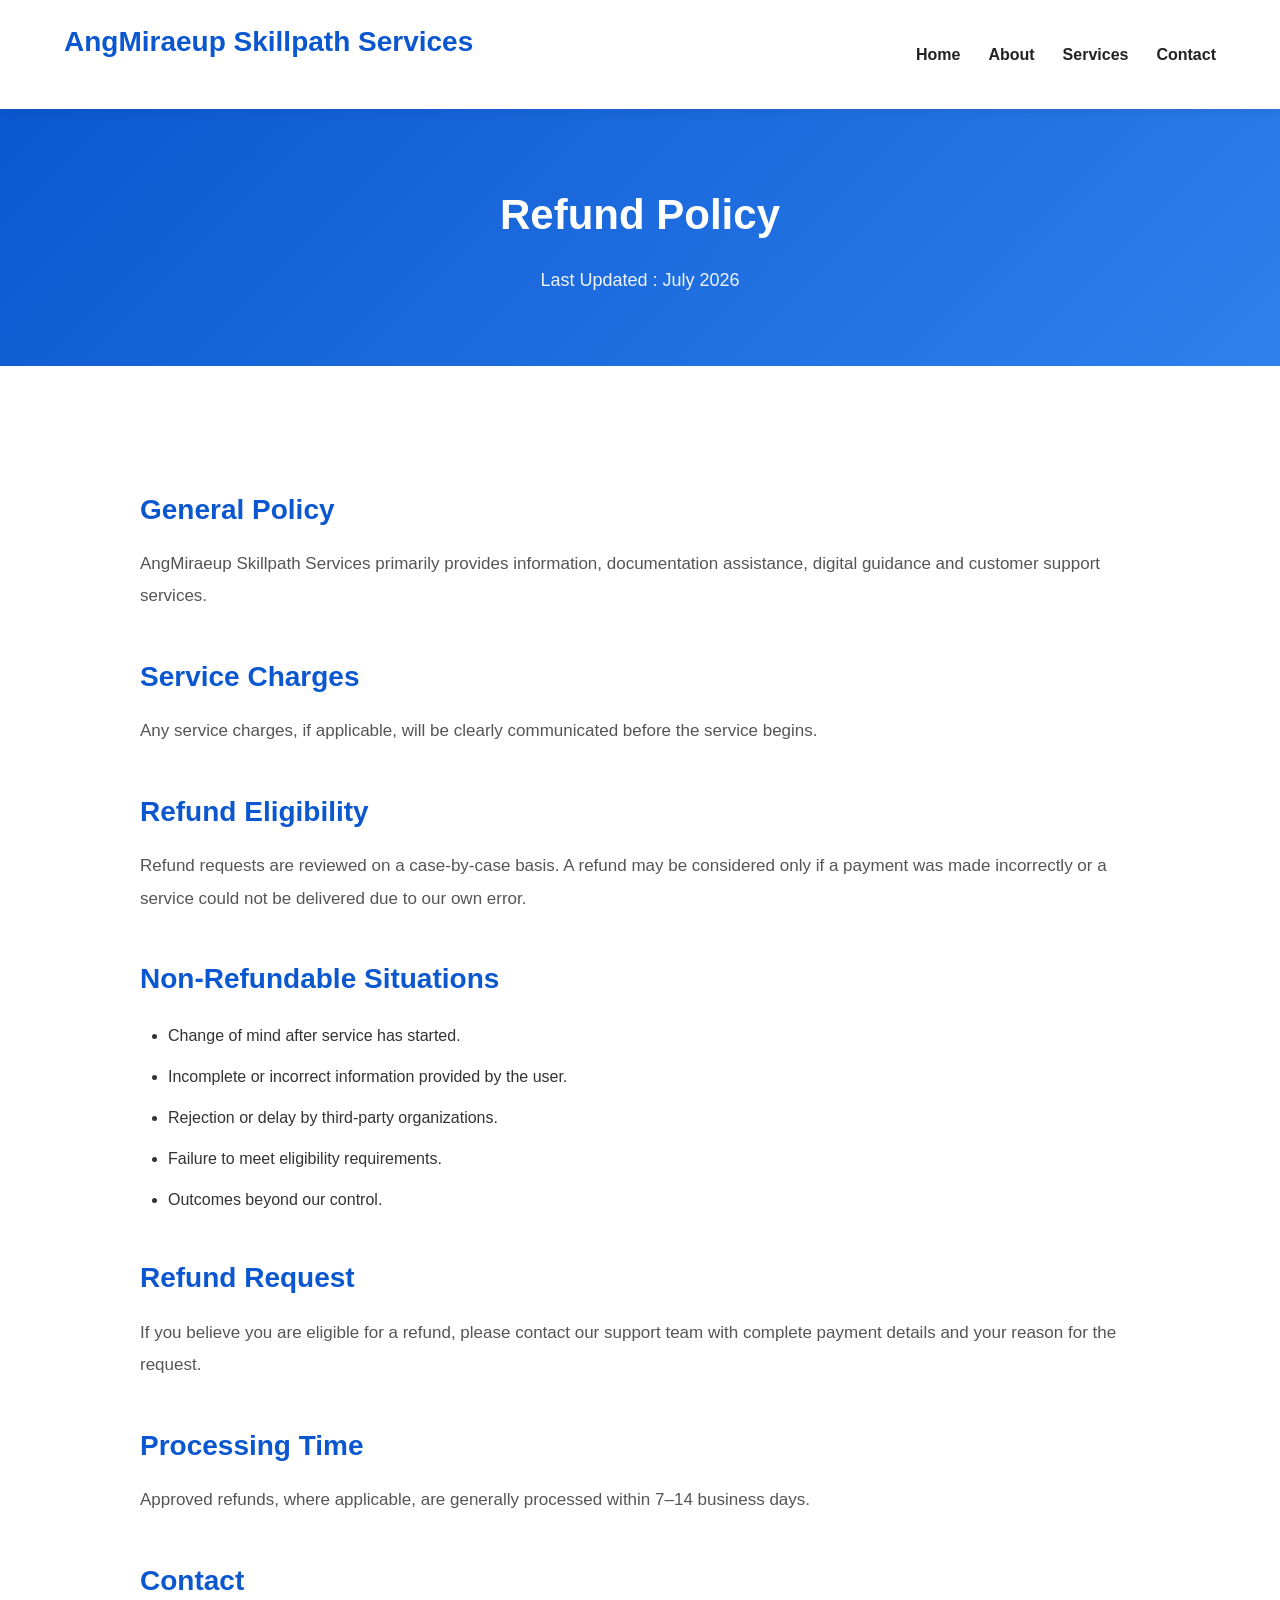
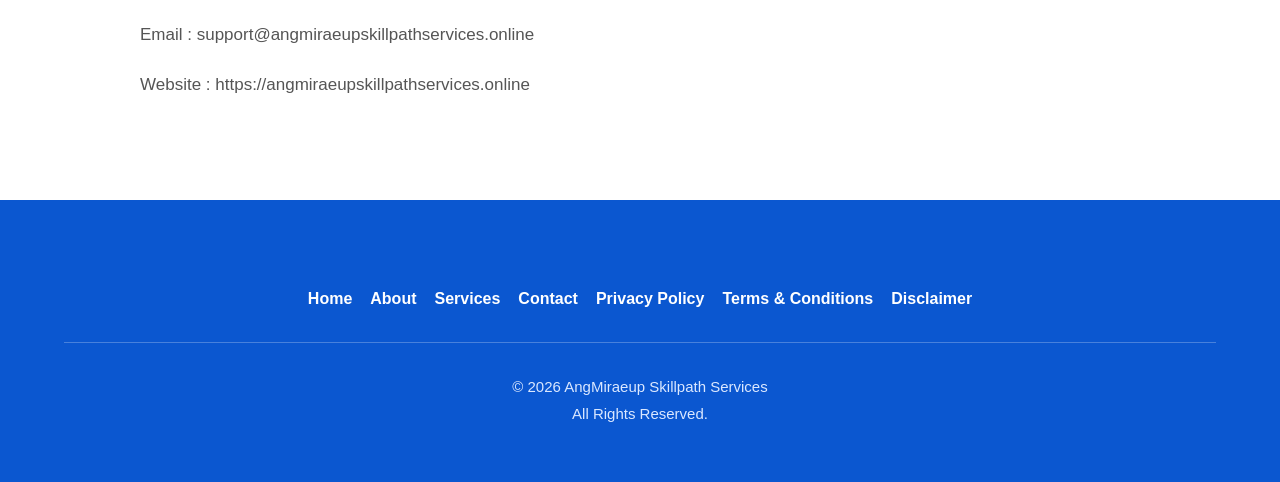
<file: refund-policy.html>
<!DOCTYPE html>
<html lang="en">

<head>

<meta charset="UTF-8">
<meta name="viewport" content="width=device-width, initial-scale=1.0">

<title>Refund Policy | AngMiraeup Skillpath Services</title>

<meta name="description" content="Refund Policy of AngMiraeup Skillpath Services">

<link rel="stylesheet" href="css/style.css">

</head>

<body>

<header>

<div class="container">

<div class="logo">

<h2>AngMiraeup Skillpath Services</h2>

</div>

<nav>

<ul>

<li><a href="index.html">Home</a></li>

<li><a href="about.html">About</a></li>

<li><a href="services.html">Services</a></li>

<li><a href="contact.html">Contact</a></li>

</ul>

</nav>

</div>

</header>

<section class="page-header">

<div class="container">

<h1>Refund Policy</h1>

<p>

Last Updated : July 2026

</p>

</div>

</section>

<section class="policy-page">

<div class="container">

<h2>General Policy</h2>

<p>

AngMiraeup Skillpath Services primarily provides information, documentation assistance, digital guidance and customer support services.

</p>

<h2>Service Charges</h2>

<p>

Any service charges, if applicable, will be clearly communicated before the service begins.

</p>

<h2>Refund Eligibility</h2>

<p>

Refund requests are reviewed on a case-by-case basis.

A refund may be considered only if a payment was made incorrectly or a service could not be delivered due to our own error.

</p>

<h2>Non-Refundable Situations</h2>

<ul>

<li>Change of mind after service has started.</li>

<li>Incomplete or incorrect information provided by the user.</li>

<li>Rejection or delay by third-party organizations.</li>

<li>Failure to meet eligibility requirements.</li>

<li>Outcomes beyond our control.</li>

</ul>

<h2>Refund Request</h2>

<p>

If you believe you are eligible for a refund, please contact our support team with complete payment details and your reason for the request.

</p>

<h2>Processing Time</h2>

<p>

Approved refunds, where applicable, are generally processed within 7–14 business days.

</p>

<h2>Contact</h2>

<p>

Email :

support@angmiraeupskillpathservices.online

</p>

<p>

Website :

https://angmiraeupskillpathservices.online

</p>

</div>

</section>

<footer>

<div class="container">

<div class="footer-links">

<a href="index.html">Home</a>

<a href="about.html">About</a>

<a href="services.html">Services</a>

<a href="contact.html">Contact</a>

<a href="privacy-policy.html">Privacy Policy</a>

<a href="terms-and-conditions.html">Terms & Conditions</a>

<a href="disclaimer.html">Disclaimer</a>

</div>

<hr>

<p>

© 2026 AngMiraeup Skillpath Services

<br>

All Rights Reserved.

</p>

</div>

</footer>

</body>

</html>
</file>
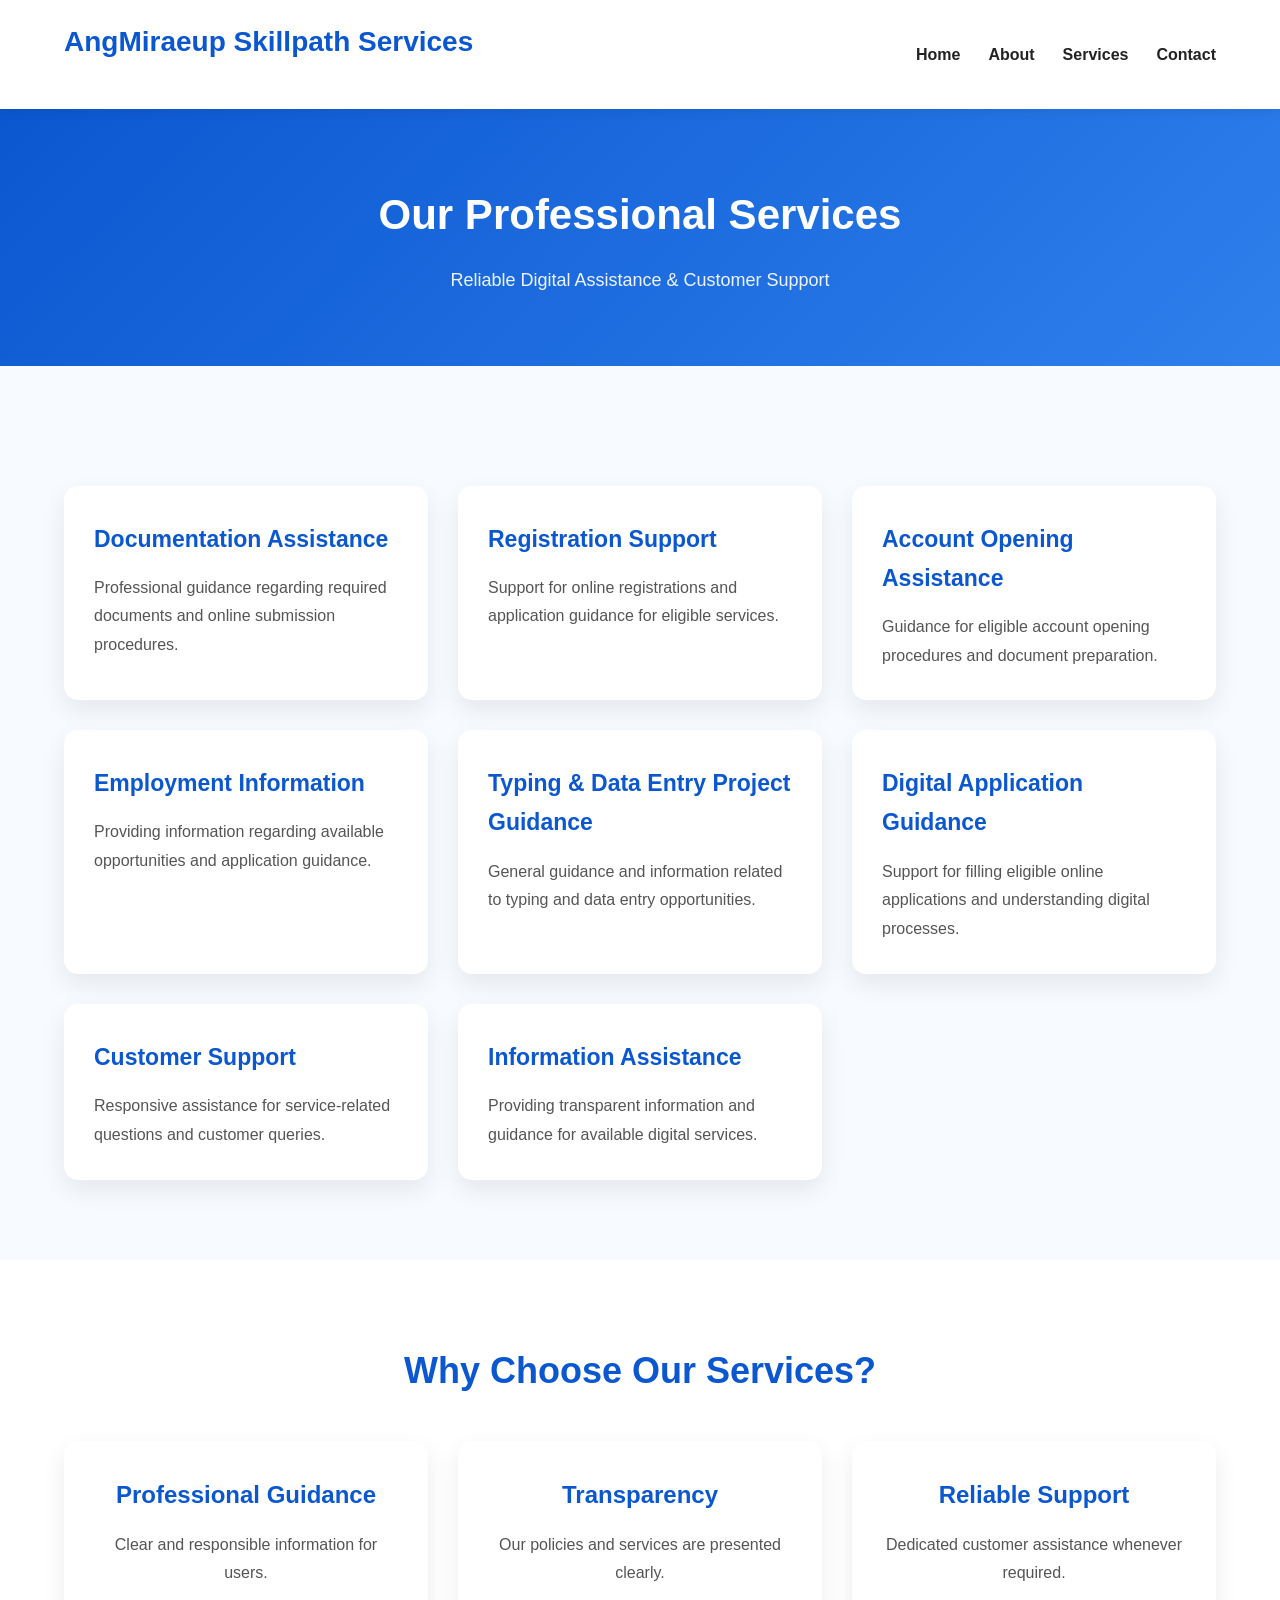
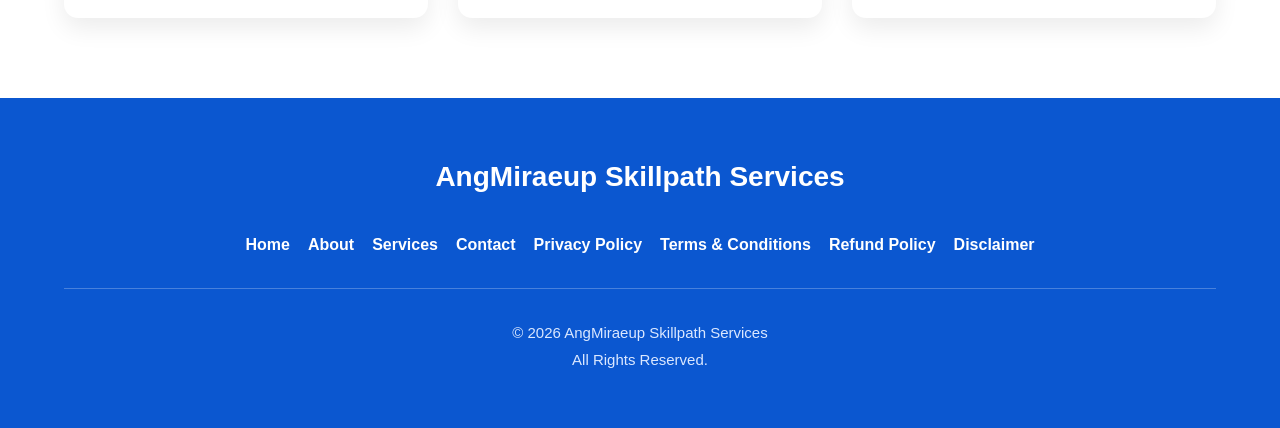
<file: services.html>
<!DOCTYPE html>
<html lang="en">

<head>

<meta charset="UTF-8">

<meta name="viewport" content="width=device-width, initial-scale=1.0">

<title>Our Services | AngMiraeup Skillpath Services</title>

<meta name="description" content="Professional Documentation Assistance, Registration Support, Employment Information and Digital Guidance Services.">

<link rel="stylesheet" href="css/style.css">

</head>

<body>

<header>

<div class="container">

<div class="logo">

<h2>AngMiraeup Skillpath Services</h2>

</div>

<nav>

<ul>

<li><a href="index.html">Home</a></li>

<li><a href="about.html">About</a></li>

<li><a href="services.html">Services</a></li>

<li><a href="contact.html">Contact</a></li>

</ul>

</nav>

</div>

</header>

<section class="page-header">

<div class="container">

<h1>Our Professional Services</h1>

<p>

Reliable Digital Assistance & Customer Support

</p>

</div>

</section>

<section class="services-page">

<div class="container">

<div class="service-grid">

<div class="service-card">

<h3>Documentation Assistance</h3>

<p>

Professional guidance regarding required documents and online submission procedures.

</p>

</div>

<div class="service-card">

<h3>Registration Support</h3>

<p>

Support for online registrations and application guidance for eligible services.

</p>

</div>

<div class="service-card">

<h3>Account Opening Assistance</h3>

<p>

Guidance for eligible account opening procedures and document preparation.

</p>

</div>

<div class="service-card">

<h3>Employment Information</h3>

<p>

Providing information regarding available opportunities and application guidance.

</p>

</div>

<div class="service-card">

<h3>Typing & Data Entry Project Guidance</h3>

<p>

General guidance and information related to typing and data entry opportunities.

</p>

</div>

<div class="service-card">

<h3>Digital Application Guidance</h3>

<p>

Support for filling eligible online applications and understanding digital processes.

</p>

</div>

<div class="service-card">

<h3>Customer Support</h3>

<p>

Responsive assistance for service-related questions and customer queries.

</p>

</div>

<div class="service-card">

<h3>Information Assistance</h3>

<p>

Providing transparent information and guidance for available digital services.

</p>

</div>

</div>

</div>

</section>

<section class="why-us">

<div class="container">

<h2>Why Choose Our Services?</h2>

<div class="service-grid">

<div class="service-card">

<h3>Professional Guidance</h3>

<p>

Clear and responsible information for users.

</p>

</div>

<div class="service-card">

<h3>Transparency</h3>

<p>

Our policies and services are presented clearly.

</p>

</div>

<div class="service-card">

<h3>Reliable Support</h3>

<p>

Dedicated customer assistance whenever required.

</p>

</div>

</div>

</div>

</section>

<footer>

<div class="container">

<h3>AngMiraeup Skillpath Services</h3>

<div class="footer-links">

<a href="index.html">Home</a>

<a href="about.html">About</a>

<a href="services.html">Services</a>

<a href="contact.html">Contact</a>

<a href="privacy-policy.html">Privacy Policy</a>

<a href="terms-and-conditions.html">Terms & Conditions</a>

<a href="refund-policy.html">Refund Policy</a>

<a href="disclaimer.html">Disclaimer</a>

</div>

<hr>

<p>

© 2026 AngMiraeup Skillpath Services

<br>

All Rights Reserved.

</p>

</div>

</footer>

</body>

</html>
</file>
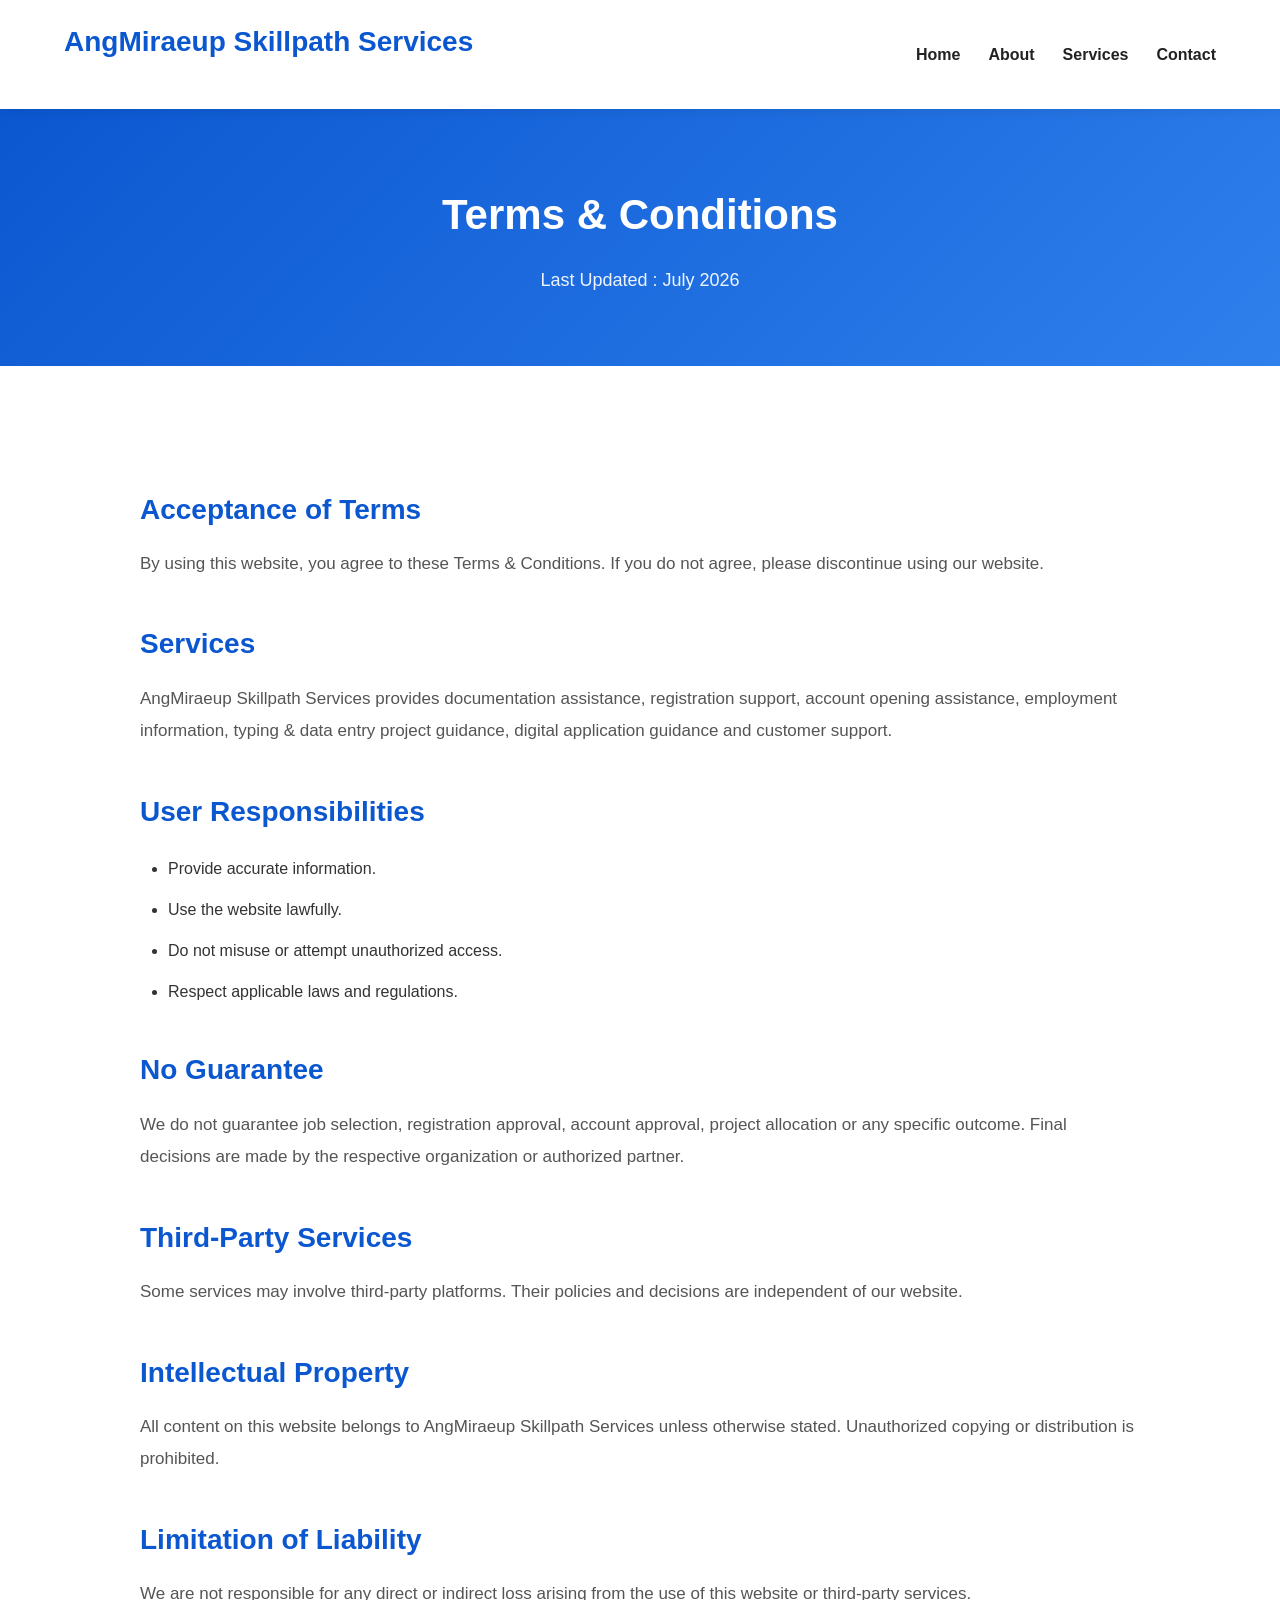
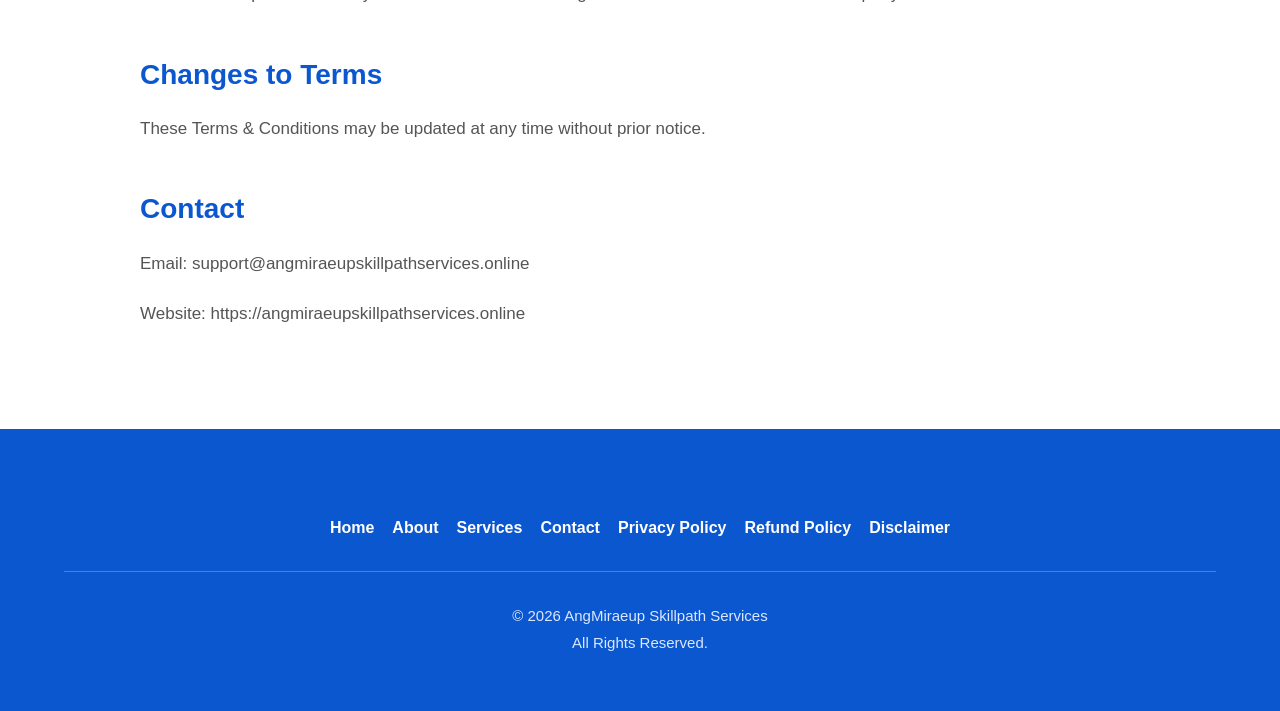
<file: terms-and-conditions.html>
<!DOCTYPE html>
<html lang="en">

<head>

<meta charset="UTF-8">
<meta name="viewport" content="width=device-width, initial-scale=1.0">

<title>Terms & Conditions | AngMiraeup Skillpath Services</title>

<meta name="description" content="Terms and Conditions of AngMiraeup Skillpath Services.">

<link rel="stylesheet" href="css/style.css">

</head>

<body>

<header>

<div class="container">

<div class="logo">
<h2>AngMiraeup Skillpath Services</h2>
</div>

<nav>

<ul>

<li><a href="index.html">Home</a></li>
<li><a href="about.html">About</a></li>
<li><a href="services.html">Services</a></li>
<li><a href="contact.html">Contact</a></li>

</ul>

</nav>

</div>

</header>

<section class="page-header">

<div class="container">

<h1>Terms & Conditions</h1>

<p>Last Updated : July 2026</p>

</div>

</section>

<section class="policy-page">

<div class="container">

<h2>Acceptance of Terms</h2>

<p>

By using this website, you agree to these Terms & Conditions. If you do not agree, please discontinue using our website.

</p>

<h2>Services</h2>

<p>

AngMiraeup Skillpath Services provides documentation assistance, registration support, account opening assistance, employment information, typing & data entry project guidance, digital application guidance and customer support.

</p>

<h2>User Responsibilities</h2>

<ul>

<li>Provide accurate information.</li>

<li>Use the website lawfully.</li>

<li>Do not misuse or attempt unauthorized access.</li>

<li>Respect applicable laws and regulations.</li>

</ul>

<h2>No Guarantee</h2>

<p>

We do not guarantee job selection, registration approval, account approval, project allocation or any specific outcome. Final decisions are made by the respective organization or authorized partner.

</p>

<h2>Third-Party Services</h2>

<p>

Some services may involve third-party platforms. Their policies and decisions are independent of our website.

</p>

<h2>Intellectual Property</h2>

<p>

All content on this website belongs to AngMiraeup Skillpath Services unless otherwise stated. Unauthorized copying or distribution is prohibited.

</p>

<h2>Limitation of Liability</h2>

<p>

We are not responsible for any direct or indirect loss arising from the use of this website or third-party services.

</p>

<h2>Changes to Terms</h2>

<p>

These Terms & Conditions may be updated at any time without prior notice.

</p>

<h2>Contact</h2>

<p>

Email: support@angmiraeupskillpathservices.online

</p>

<p>

Website: https://angmiraeupskillpathservices.online

</p>

</div>

</section>

<footer>

<div class="container">

<div class="footer-links">

<a href="index.html">Home</a>

<a href="about.html">About</a>

<a href="services.html">Services</a>

<a href="contact.html">Contact</a>

<a href="privacy-policy.html">Privacy Policy</a>

<a href="refund-policy.html">Refund Policy</a>

<a href="disclaimer.html">Disclaimer</a>

</div>

<hr>

<p>

© 2026 AngMiraeup Skillpath Services

<br>

All Rights Reserved.

</p>

</div>

</footer>

</body>

</html>
</file>
<file: css/style.css>
/* ===================================================
   AngMiraeup Skillpath Services
   Professional Responsive CSS
=================================================== */

*{
margin:0;
padding:0;
box-sizing:border-box;
}

html{
scroll-behavior:smooth;
}

body{
font-family:Arial,Helvetica,sans-serif;
background:#f4f7fc;
color:#333;
line-height:1.7;
}

.container{
width:90%;
max-width:1200px;
margin:auto;
}

/* ================= HEADER ================= */

header{

background:#ffffff;

box-shadow:0 2px 12px rgba(0,0,0,.08);

position:sticky;

top:0;

z-index:999;

}

header .container{

display:flex;

justify-content:space-between;

align-items:center;

padding:18px 0;

}

.logo h2{

font-size:28px;

font-weight:700;

color:#0b57d0;

}

nav ul{

display:flex;

list-style:none;

gap:28px;

}

nav ul li a{

text-decoration:none;

font-weight:600;

color:#222;

transition:.3s;

}

nav ul li a:hover{

color:#0b57d0;

}

/* ================= HERO ================= */

.hero{

background:linear-gradient(135deg,#0b57d0,#2f80ed);

padding:90px 0;

text-align:center;

color:#fff;

}

.hero h1{

font-size:48px;

margin-bottom:20px;

font-weight:700;

}

.hero p{

max-width:900px;

margin:auto;

font-size:18px;

line-height:1.8;

margin-bottom:35px;

color:#f3f3f3;

}

.hero-buttons{

display:flex;

justify-content:center;

gap:20px;

flex-wrap:wrap;

}

/* ================= BUTTON ================= */

.btn{

display:inline-block;

padding:15px 35px;

background:#ffffff;

color:#0b57d0;

border-radius:8px;

text-decoration:none;

font-weight:bold;

transition:.3s;

}

.btn:hover{

transform:translateY(-3px);

background:#ffd54f;

color:#000;

}

.btn-outline{

background:transparent;

border:2px solid #fff;

color:#fff;

}

.btn-outline:hover{

background:#fff;

color:#0b57d0;

}

/* ================= SECTION ================= */

section{

padding:80px 0;

}

h2{

text-align:center;

font-size:36px;

margin-bottom:25px;

color:#0b57d0;

}

p{

font-size:17px;

color:#555;

}/* ================= PAGE HEADER ================= */

.page-header{

background:linear-gradient(135deg,#0b57d0,#2f80ed);

padding:70px 0;

text-align:center;

color:#fff;

}

.page-header h1{

font-size:42px;

margin-bottom:15px;

color:#fff;

}

.page-header p{

font-size:18px;

color:#eef4ff;

}

/* ================= ABOUT ================= */

.about{

background:#fff;

}

.about .container{

max-width:1000px;

text-align:center;

}

.about p{

font-size:18px;

line-height:1.9;

}

/* ================= ABOUT PAGE ================= */

.about-page{

background:#fff;

}

.about-page h2{

text-align:left;

margin-top:35px;

margin-bottom:18px;

}

.about-page ul{

padding-left:25px;

margin:20px 0;

}

.about-page li{

margin-bottom:12px;

font-size:16px;

}

/* ================= SERVICES ================= */

.services,
.services-page{

background:#f7faff;

}

.service-grid{

display:grid;

grid-template-columns:repeat(auto-fit,minmax(280px,1fr));

gap:30px;

margin-top:40px;

}

.service-card{

background:#fff;

padding:30px;

border-radius:14px;

box-shadow:0 10px 25px rgba(0,0,0,.08);

transition:.35s;

border-top:4px solid transparent;

}

.service-card:hover{

transform:translateY(-10px);

border-top:4px solid #0b57d0;

box-shadow:0 18px 35px rgba(0,0,0,.12);

}

.service-card h3{

color:#0b57d0;

margin-bottom:15px;

font-size:23px;

}

.service-card p{

font-size:16px;

line-height:1.8;

}

/* ================= MSME ================= */

.msme-section{

background:#eef5ff;

}

.msme-card{

max-width:850px;

margin:auto;

background:#fff;

padding:35px;

border-radius:15px;

box-shadow:0 8px 25px rgba(0,0,0,.08);

}

.msme-card p{

margin-bottom:15px;

}

.msme-card strong{

color:#111;

}/* ================= WHY CHOOSE US ================= */

.why-us{

background:#ffffff;

}

.why-us h2{

margin-bottom:40px;

}

.why-us .service-card{

text-align:center;

}

.why-us .service-card h3{

font-size:24px;

}

/* ================= FAQ ================= */

.faq{

background:#f7faff;

}

.faq-grid{

display:grid;

grid-template-columns:repeat(auto-fit,minmax(320px,1fr));

gap:25px;

margin-top:40px;

}

.faq-item{

background:#ffffff;

padding:28px;

border-radius:12px;

box-shadow:0 8px 20px rgba(0,0,0,.08);

transition:.35s;

}

.faq-item:hover{

transform:translateY(-8px);

}

.faq-item h3{

color:#0b57d0;

font-size:21px;

margin-bottom:15px;

}

.faq-item p{

font-size:16px;

line-height:1.8;

}

/* ================= CONTACT PAGE ================= */

.contact-page{

background:#ffffff;

}

.contact-card{

background:#ffffff;

padding:30px;

border-radius:14px;

box-shadow:0 8px 20px rgba(0,0,0,.08);

margin-bottom:30px;

transition:.35s;

}

.contact-card:hover{

transform:translateY(-6px);

box-shadow:0 15px 35px rgba(0,0,0,.12);

}

.contact-card h2{

text-align:left;

margin-bottom:20px;

font-size:28px;

}

.contact-card p{

margin-bottom:14px;

}

.contact-card ul{

padding-left:22px;

margin-top:15px;

}

.contact-card li{

margin-bottom:10px;

}

/* ================= CONTACT BANNER ================= */

.contact-banner{

background:linear-gradient(135deg,#0b57d0,#2f80ed);

text-align:center;

color:#ffffff;

}

.contact-banner h2{

color:#ffffff;

font-size:38px;

margin-bottom:20px;

}

.contact-banner p{

color:#eef4ff;

max-width:800px;

margin:auto;

margin-bottom:30px;

font-size:18px;

line-height:1.8;

}/* ================= POLICY PAGES ================= */

.policy-page{

background:#ffffff;

padding:80px 0;

}

.policy-page .container{

max-width:1000px;

}

.policy-page h1{

font-size:42px;

margin-bottom:20px;

color:#0b57d0;

text-align:center;

}

.policy-page h2{

font-size:28px;

margin-top:40px;

margin-bottom:15px;

text-align:left;

color:#0b57d0;

}

.policy-page p{

font-size:17px;

line-height:1.9;

margin-bottom:18px;

color:#555;

}

.policy-page ul{

margin:20px 0;

padding-left:28px;

}

.policy-page li{

font-size:16px;

line-height:1.8;

margin-bottom:12px;

}

/* ================= LINKS ================= */

.policy-page a{

color:#0b57d0;

font-weight:600;

text-decoration:none;

transition:.3s;

}

.policy-page a:hover{

text-decoration:underline;

}

/* ================= FOOTER ================= */

footer{

background:#0b57d0;

padding:55px 0;

color:#ffffff;

margin-top:0;

}

footer .container{

text-align:center;

}

footer h3{

font-size:28px;

margin-bottom:18px;

color:#ffffff;

}

footer p{

color:#eaf2ff;

line-height:1.8;

}

/* ================= FOOTER LINKS ================= */

.footer-links{

display:flex;

justify-content:center;

align-items:center;

flex-wrap:wrap;

gap:18px;

margin:30px 0;

}

.footer-links a{

color:#ffffff;

text-decoration:none;

font-weight:600;

transition:.3s;

}

.footer-links a:hover{

color:#ffd54f;

}

/* ================= HR ================= */

footer hr{

border:none;

height:1px;

background:rgba(255,255,255,.25);

margin:30px 0;

}

/* ================= COPYRIGHT ================= */

footer p:last-child{

font-size:15px;

color:#dbe8ff;

}/* ================= RESPONSIVE ================= */

@media(max-width:992px){

.hero h1{
font-size:40px;
}

.page-header h1{
font-size:36px;
}

h2{
font-size:32px;
}

header .container{
flex-direction:column;
gap:18px;
}

nav ul{
flex-wrap:wrap;
justify-content:center;
gap:18px;
}

}

/* ================= MOBILE ================= */

@media(max-width:768px){

.container{
width:92%;
}

section{
padding:60px 0;
}

.hero{
padding:70px 0;
}

.hero h1{
font-size:32px;
line-height:1.3;
}

.hero p{
font-size:16px;
}

.hero-buttons{
flex-direction:column;
align-items:center;
}

.btn{
width:240px;
text-align:center;
}

.page-header{
padding:55px 0;
}

.page-header h1{
font-size:30px;
}

.service-grid{

grid-template-columns:1fr;

}

.footer-links{

flex-direction:column;

gap:12px;

}

.contact-card{

padding:25px;

}

.policy-page{

padding:60px 0;

}

.policy-page h2{

font-size:24px;

}

}

/* ================= SMALL MOBILE ================= */

@media(max-width:480px){

.logo h2{

font-size:22px;

text-align:center;

}

nav ul{

flex-direction:column;

gap:12px;

}

.hero h1{

font-size:28px;

}

.hero p{

font-size:15px;

}

h2{

font-size:28px;

}

.service-card{

padding:22px;

}

.contact-banner h2{

font-size:30px;

}

}

/* ================= SCROLLBAR ================= */

::-webkit-scrollbar{

width:10px;

}

::-webkit-scrollbar-track{

background:#f1f1f1;

}

::-webkit-scrollbar-thumb{

background:#0b57d0;

border-radius:10px;

}

::-webkit-scrollbar-thumb:hover{

background:#0847ad;

}

/* ================= SELECTION ================= */

::selection{

background:#0b57d0;

color:#fff;

}

/* ================= IMAGE ================= */

img{

max-width:100%;

height:auto;

display:block;

}

/* ================= FORM ================= */

input,
textarea{

width:100%;

padding:14px;

border:1px solid #ddd;

border-radius:8px;

font-size:16px;

margin-bottom:18px;

outline:none;

transition:.3s;

}

input:focus,
textarea:focus{

border-color:#0b57d0;

box-shadow:0 0 8px rgba(11,87,208,.20);

}

button{

cursor:pointer;
   /* ===== Header Fix ===== */

.header-top{
display:flex;
justify-content:space-between;
align-items:center;
width:100%;
}

.menu-toggle{
display:none;
font-size:30px;
background:none;
border:none;
color:#0b57d0;
cursor:pointer;
}

header{
position:sticky;
top:0;
background:#fff;
z-index:999;
}

header .container{
display:flex;
flex-direction:column;
padding:15px 0;
}

#navbar ul{
display:flex;
justify-content:center;
align-items:center;
gap:30px;
list-style:none;
margin-top:15px;
}

#navbar ul li a{
text-decoration:none;
font-size:17px;
font-weight:600;
color:#222;
transition:.3s;
}

#navbar ul li a:hover{
color:#0b57d0;
}

@media(max-width:768px){

header .container{
padding:12px 0;
}

.menu-toggle{
display:block;
}

#navbar{
display:none;
width:100%;
margin-top:15px;
}

#navbar.show{
display:block;
}

#navbar ul{
display:flex;
flex-direction:column;
gap:15px;
}

.logo h2{
font-size:22px;
}

.hero{
padding-top:60px;
}

.hero h1{
font-size:34px;
line-height:1.3;
}

.hero p{
font-size:16px;
}

}

border:none;

}

/* ================= END ================= */
/* ===== Mobile Menu Fix ===== */

@media (max-width:768px){

#navbar{
display:block !important;
}

#navbar ul{
display:flex !important;
flex-direction:row !important;
justify-content:center;
align-items:center;
gap:12px;
padding:0;
margin:10px 0;
list-style:none;
flex-wrap:wrap;
}

#navbar ul li{
margin:0 !important;
}

#navbar ul li a{
font-size:15px;
font-weight:600;
}

.menu-toggle{
display:none !important;
}

header .container{
padding:12px 0;
}

}
</file>
